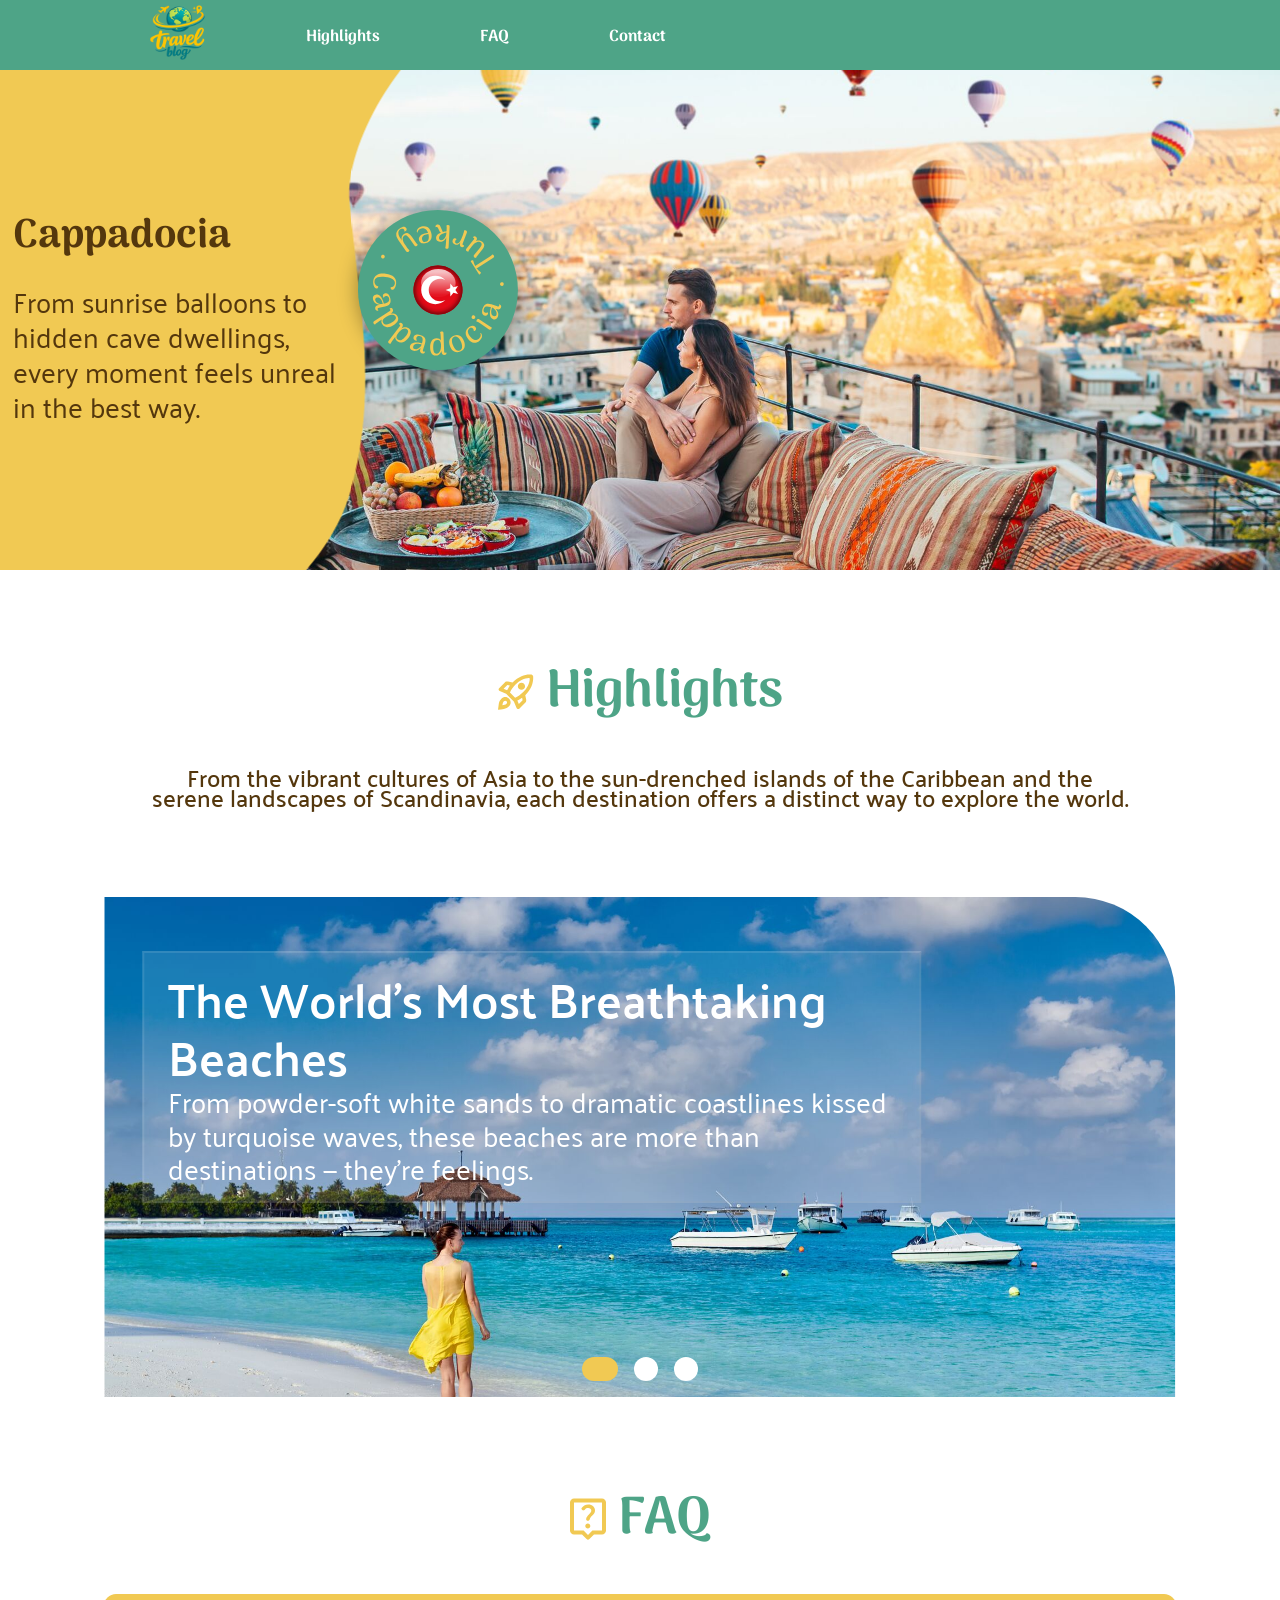
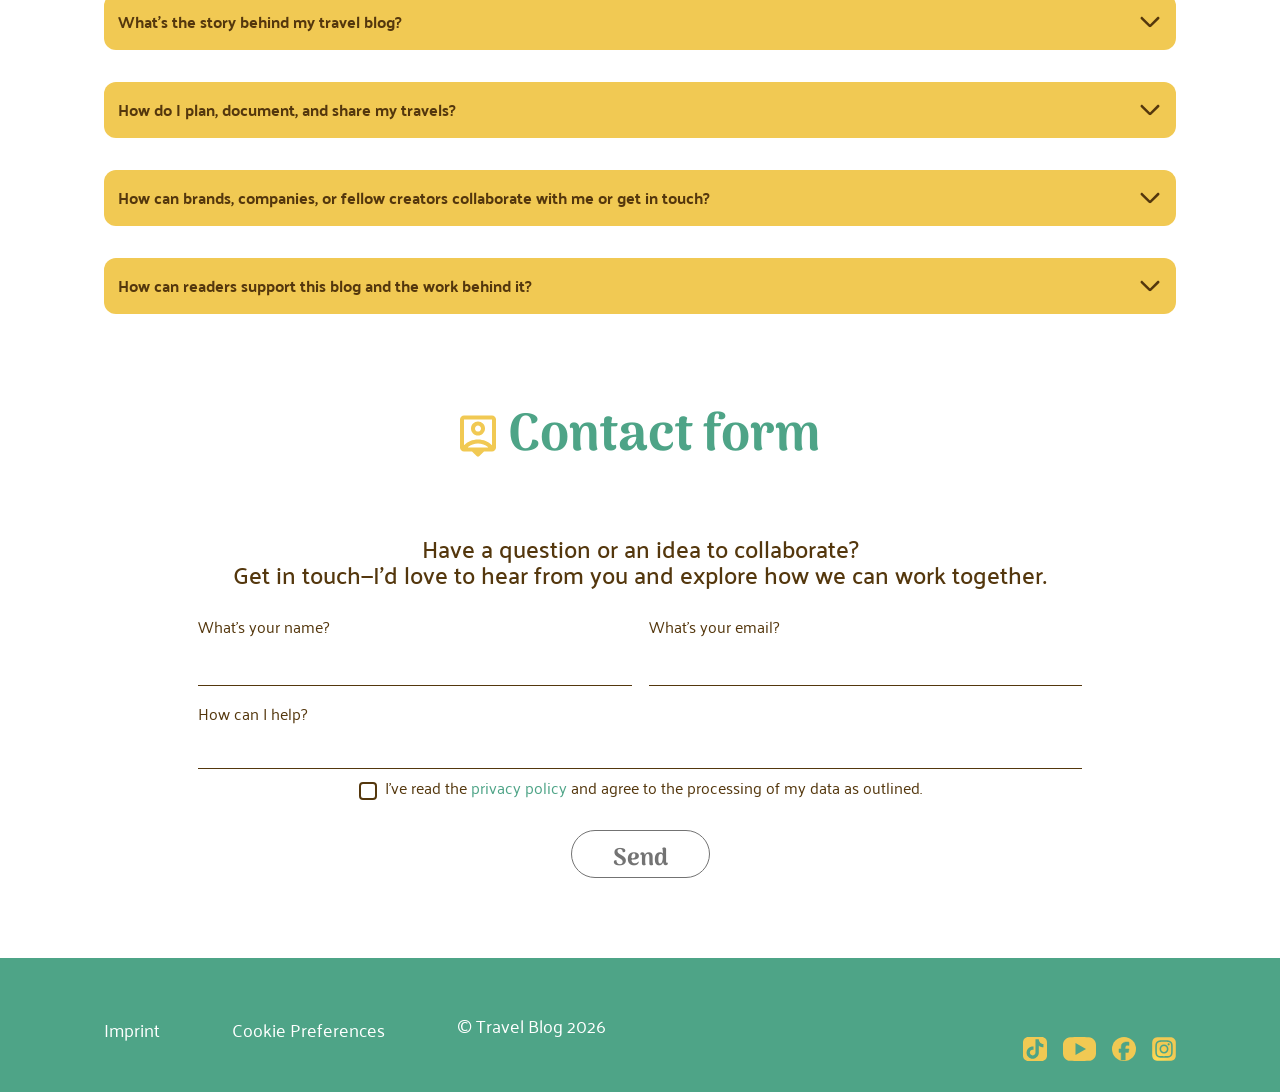
<file: index.html>
<!doctype html>
<html lang="en">

<head>
  <meta charset="UTF-8" />
  <meta name="viewport" content="width=device-width, initial-scale=1.0" />
  <title>Travel Blog</title>
  <link rel="shortcut icon" href="./assets/icons/logo.svg" type="image/x-icon" />
  <link rel="stylesheet" href="./styles/reset.css" />
  <link rel="stylesheet" href="./styles/components.css" />
  <link rel="stylesheet" href="./styles/variables.css" />
  <link rel="stylesheet" href="./styles/font.css" />
  <link rel="stylesheet" href="./styles/style.css" />
</head>

<body>
  <!-- start header -->
  <header>
    <nav class="navbar-web">
      <a href="index.html">
        <img src="./assets/icons/logo.svg" alt="Weltkugel mit Flugzeug" />
      </a>
      <ul class="navbar-web-links">
        <li>
          <a class="web-links-hig" href="./index.html#highlights">Highlights</a>
        </li>
        <li>
          <a class="web-links-fqa" href="./index.html#faq">FAQ</a>
        </li>
        <li>
          <a class="web-links-con" href="./index.html#contact">Contact </a>
        </li>
      </ul>
    </nav>
  </header>
  <!-- end header  -->
  <!-- start main -->
  <main class="vertical gap">
    <section class="landing-section">
      <!-- Yellow slider -->
      <!-- old class="landing-animation"  -->

      <img class="landing-slide_one" src="./assets/img/slider_1.svg" alt="" />
      <img class="landing-slide_two" src="./assets/img/slider_2.svg" alt="" />

      <div class="landing-text">
  <h1>Cappadocia</h1>
  <p>
    From sunrise balloons to
    hidden cave dwellings,
    every moment feels unreal
    in the best way.
  </p>
</div>
      

<!-- >>>>>>> fa85d9f (Landing-Animation und Responsive-Ansicht korrigieren) -->
      <div class="rotation-logo">
        <div class="rotation-container">
          <img class="rotation" src="./assets/img/TürkischCircle-160x160.svg" loading="lazy"
            alt="Ein grüner Kreis, mit Türkischen symbol in der mitte der sich im kreis dreht." />
          <img class="no-rotation" src="./assets/img/Flag_orb_Turkey 1.svg" loading="lazy" alt="" />
        </div>
      </div>
    </section>
    <!-- Highlights -->
    <section class="flexpadding" id="highlights">
      <div class="highlights">
        <div class="headline">
          <img src="./assets/icons/rocket_launch.svg" alt="kleines symbol einer rackete" />
          <h2>Highlights</h2>
        </div>
        <p>
          From the vibrant cultures of Asia to the sun-drenched islands of the Caribbean and the serene landscapes of
          Scandinavia, each destination offers a
          distinct way to explore the world.
        </p>
      </div>
      <!-- slider -->
      <section class="slider">
        <input type="radio" name="slider" id="slide-1" checked />
        <input type="radio" name="slider" id="slide-2" />
        <input type="radio" name="slider" id="slide-3" />
        <!-- <input type="radio" name="slider" id="slide-4" /> -->
        <!-- slider wrapper -->
        <div class="slider-wrapper">
          <a class="slider-element" href="./marcel.html">
            <div class="slider-txt-box1">
              <h3>The World’s Most Breathtaking Beaches</h3>
              <p>
                From powder-soft white sands to dramatic coastlines kissed by turquoise waves, these beaches are more
                than destinations — they’re feelings.
              </p>
            </div>
            <img src="./assets/img/slider-1.jpg" loading="lazy" alt="" />
          </a>
          <a class="slider-element" href="./blog_video.html">
            <div class="slider-txt-box2">
              <h3>Villach Region – Lake Faaker See – Lake Ossiacher See: Nature Adventures & Alpine Charm</h3>
              <p>Discover Villach, where the Alpine way of life meets Mediterranean flair. Experience crystal-clear
                lakes, impressive mountain vistas, genuine warmth, and a charming old town in the heart of Carinthia.
              </p>
            </div>
            <img src="./assets/img/European Bike Week.jpg" loading="lazy" alt="" />
          </a>
          <a class="slider-element" href="./Pattaya.html">
            <div class="slider-txt-box3">
              <h3>Pattaya Pulse: Food, Sun and Neon Nights</h3>
              <p>
                From bustling promenades to nearby islands, the city offers an energetic and diverse escape. Discover
                Pattaya City, with vibrant nightlife and
                rich cultural landmarks.
              </p>
            </div>
            <img src="./assets/img/slider-3.jpg" loading="lazy" alt="" />
          </a>
          <!-- <a class="slider-element" href="./index.html">
              <div class="slider-txt-box4">
                <h3>Mountain Fuji</h3>
                <p>
                  The most iconic mountain and an active volcano located about 100 kilometers southwest of Tokyo. Written with the characters for “wealth” and
                  “samurai,” Fuji’s name evokes a sense of strength, honor, and enduring prestige.
                </p>
              </div>
              <img src="./assets/img/slider-4.jpg" loading="lazy" alt="" />
            </a> -->
        </div>
        <div class="slider-dots">
          <label for="slide-1"></label>
          <label for="slide-2"></label>
          <label for="slide-3"></label>
          <!-- <label for="slide-4"></label> -->
        </div>
      </section>
    </section>
    <!-- faq section  -->
    <section class="flexpadding" aria-labelledby="faq-title" id="faq">
      <div class="FAQ_wrapper">
        <div class="headline">
          <img src=".//assets/icons/live_help.svg" alt="" />
          <h2 id="faq-title">FAQ</h2>
        </div>

        <div class="questions">
          <details>
            <summary>What's the story behind my travel blog?</summary>

            <p>This blog was created to share travel experiences, useful tips, and inspiring destinations.</p>
          </details>

          <details>
            <summary>How do I plan, document, and share my travels?</summary>

            <p>I research each destination, plan the most important activities, and document my experiences with notes
              and photographs.</p>
          </details>

          <details>
            <summary>How can brands, companies, or fellow creators collaborate with me or get in touch?</summary>

            <p>Collaboration requests can be sent through the contact form below. I am open to suitable travel projects,
              partnerships, and creative ideas.</p>
          </details>

          <details>
            <summary>How can readers support this blog and the work behind it?</summary>

            <p>Readers can support the blog by sharing articles, recommending the website, and following the project on
              social media.</p>
          </details>
        </div>
      </div>
    </section>
    <!-- contact form  -->
    <section class="section-Contact flexpadding" id="contact">
      <div class="headline">
        <img src="./assets/icons/person_pin.svg" alt="" />
        <h2>Contact form</h2>
      </div>

      <form class="contact">
        <p>
          Have a question or an idea to collaborate? <br />
          Get in touch—I’d love to hear from you and explore how we can work together.
        </p>
        <div class="top">
          <div>
            <label for="">What's your name?</label>
            <input class="contact-input" type="text" name="" id="" />
          </div>
          <div>
            <label for="">What's your email?</label>
            <input class="contact-input" type="email" name="" id="" />
          </div>
        </div>
        <div class="form-box-bottom">
          <label for="">How can I help?</label>
          <input class="contact-input" type="text" name="" id="" />
        </div>
        <div class="contact-policy">
          <div class="horizontal">
            <input class="contact-checkbox" type="checkbox" name="police" id="" />
            <label class="label-police" for="police">I've read the
              <a class="inline-link" href=""> privacy policy </a>
              and agree to the processing of my data as outlined.
            </label>
          </div>
          <input class="button-send" type="button" value="Send" />
        </div>
      </form>
    </section>
  </main>
  <!-- end main  -->
  <!-- footer  -->
  <footer class="max-content">
    <section class="footer horizontal flexpadding">
      <section class="footer-content">
        <a href="./imprint.html">Imprint</a>
        <a href="">Cookie Preferences</a>
        <p>© Travel Blog 2026</p>
      </section>
      <section class="footer-social">
        <a href="https://www.tiktok.com" target="_blank"><img src="./assets/icons/Tiktok_icon 1.svg" alt="" /></a>
        <a href="https://www.youtube.com" target="_blank"><img src="./assets/icons/youtube.svg" alt="" /></a>
        <a href="https://www.facebook.com" target="_blank"><img src="./assets/icons/facebook.svg" alt="" /></a>
        <a href="https://www.instagram.com" target="_blank"><img src="./assets/icons/Instagram_logo_2016 1.svg"
            alt="" /></a>
      </section>
    </section>
  </footer>
  <!-- nav bottem  -->
  <nav class="navbar-mobile">
    <ul class="navbar-mob-links">
      <li>
        <a class="mob-links-Hom" href="index.html">
          <img class="navbar-mob-icon" src="./assets/icons/home.svg" alt="Haus als Link zur Startseite" />
        </a>
      </li>
      <li>
        <a class="mob-links-hig" href="#highlights">
          <img class="navbar-mob-icon" src="./assets/icons/rocket_launch-green.svg"
            alt="Fliegende Rackete i 45 crad, Link zur " /></a>
      </li>
      <li>
        <a class="mob-links-fqa" href="#faq">
          <img class="navbar-mob-icon" src="./assets/icons/live_help-green.svg" alt="" />
        </a>
      </li>
      <li>
        <a class="mob-links-con" href="#contact">
          <img class="navbar-mob-icon" src="./assets/icons/person_pin-green.svg" alt="" />
        </a>
      </li>
    </ul>
  </nav>
</body>

</html>
</file>
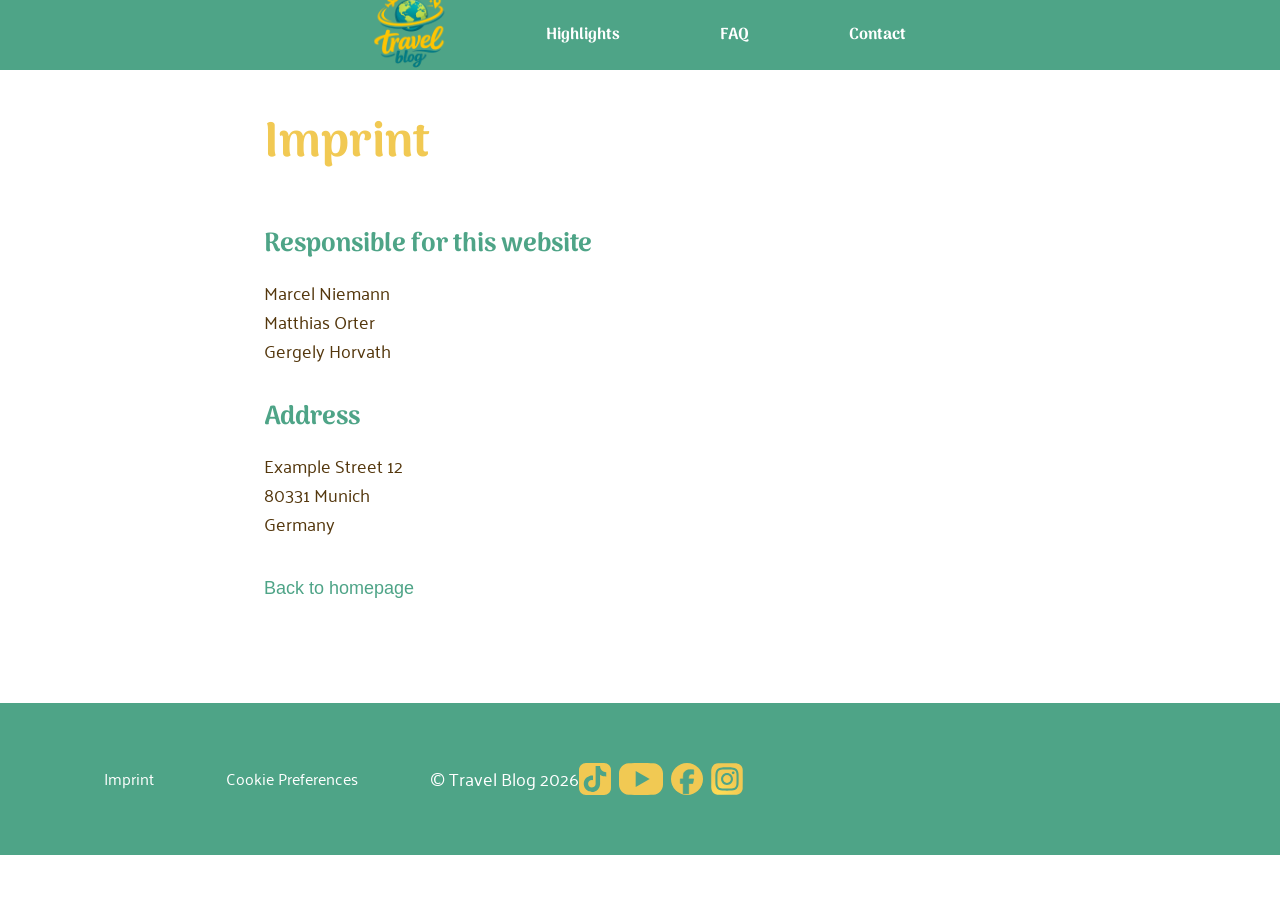
<file: imprint.html>
<!DOCTYPE html>
<html lang="en">

<head>
    <meta charset="UTF-8">
    <meta name="viewport" content="width=device-width, initial-scale=1.0">
    <title>Imprint</title>
    <link rel="stylesheet" href="./styles/reset.css">
    <link rel="stylesheet" href="./styles/font.css">
    <link rel="stylesheet" href="./styles/components.css">
    <link rel="stylesheet" href="./styles/variables.css">
    <link rel="stylesheet" href="./imprint.css">
</head>

<body>

    <header>
        <nav class="navbar-web">
            <a href="./index.html">
                <img src="./assets/icons/logo.svg" alt="Weltkugel mit Flugzeug">
            </a>

            <ul class="navbar-web-links">
                <li>
                    <a class="web-links-hig" href="./index.html#highlights">Highlights</a>
                </li>
                <li>
                    <a class="web-links-fqa" href="./index.html#faq">FAQ</a>
                </li>
                <li>
                    <a class="web-links-con" href="./index.html#contact">Contact</a>
                </li>
            </ul>
        </nav>
    </header>
    <main class="imprint">
        <h1>Imprint</h1>

        <h2>Responsible for this website</h2>

        <p>
            Marcel Niemann<br>
            Matthias Orter<br>
            Gergely Horvath
        </p>

        <h2>Address</h2>

        <p>
            Example Street 12<br>
            80331 Munich<br>
            Germany
        </p>

        <a class="back-link" href="./index.html">Back to homepage</a>
    </main>

    <!-- footer  -->
    <footer class="max-content">
        <section class="footer horizontal flexpadding">
            <section class="footer-content">
                <a href="./imprint.html">Imprint</a>
                <a href="">Cookie Preferences</a>
                <p>© Travel Blog 2026</p>
            </section>
            <section class="footer-social">
                <a href="https://www.tiktok.com" target="_blank"><img src="./assets/icons/Tiktok_icon 1.svg"
                        alt="" /></a>
                <a href="https://www.youtube.com" target="_blank"><img src="./assets/icons/youtube.svg" alt="" /></a>
                <a href="https://www.facebook.com" target="_blank"><img src="./assets/icons/facebook.svg" alt="" /></a>
                <a href="https://www.instagram.com" target="_blank"><img src="./assets/icons/Instagram_logo_2016 1.svg"
                        alt="" /></a>
            </section>
        </section>
    </footer>

    <nav class="navbar-mobile">
        <ul class="navbar-mob-links">
            <li>
                <a class="mob-links-Hom" href="./index.html">
                    <img class="navbar-mob-icon" src="./assets/icons/home.svg" alt="Haus als Link zur Startseite">
                </a>
            </li>
            <li>
                <a class="mob-links-hig" href="./index.html#highlights">
                    <img class="navbar-mob-icon" src="./assets/icons/rocket_launch-green.svg"
                        alt="Rakete als Link zu den Highlights"></a>
            </li>
            <li>
                <a class="mob-links-fqa" href="./index.html#faq">
                    <img class="navbar-mob-icon" src="./assets/icons/live_help-green.svg" alt="">
                </a>
            </li>
            <li>
                <a class="mob-links-con" href="./index.html#contact">
                    <img class="navbar-mob-icon" src="./assets/icons/person_pin-green.svg" alt="">
                </a>
            </li>
        </ul>
    </nav>

</body>

</html>
</file>
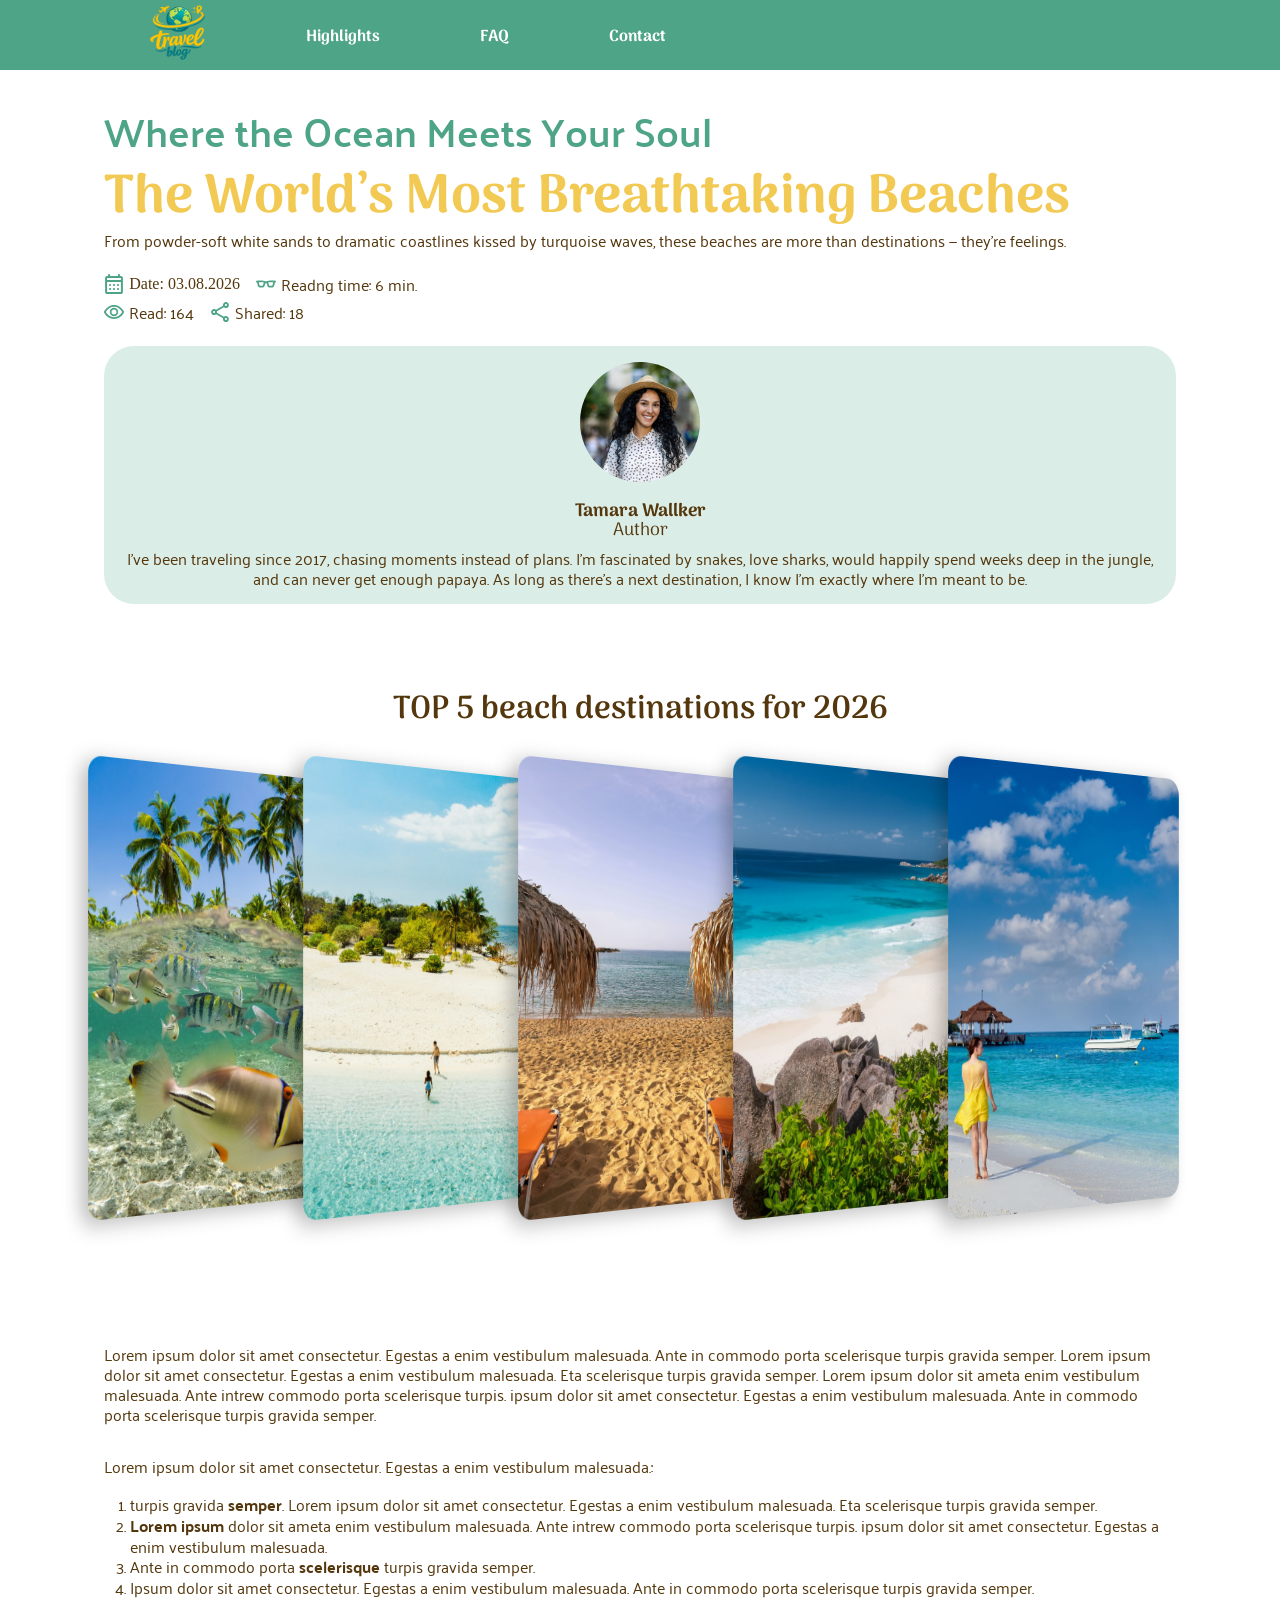
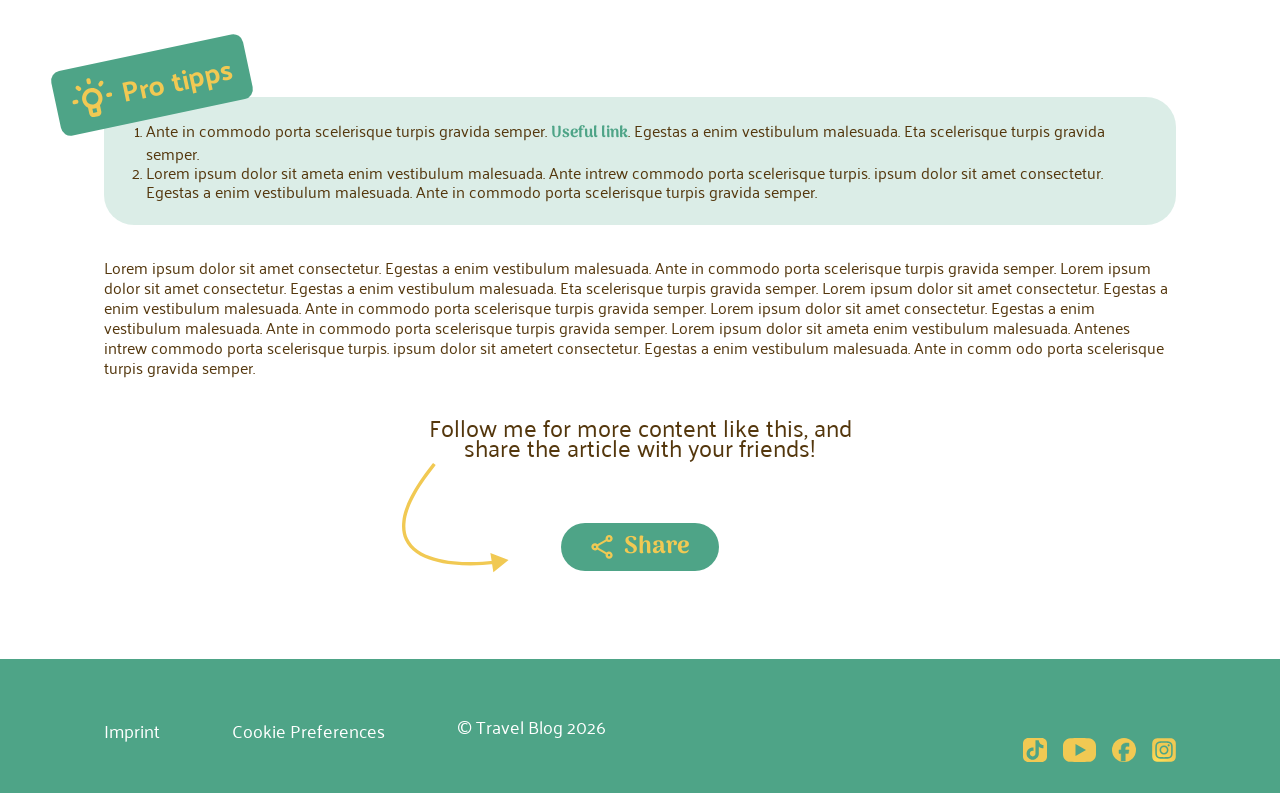
<file: marcel.html>
<!doctype html>
<html lang="en">
  <head>
    <meta charset="UTF-8" />
    <meta name="viewport" content="width=device-width, initial-scale=1.0" />
    <title>Travel Blog</title>
    <link rel="shortcut icon" href="./assets/icons/logo.svg" type="image/x-icon" />
    <link rel="stylesheet" href="./styles/reset.css" />
    <link rel="stylesheet" href="./styles/components.css" />
    <link rel="stylesheet" href="./styles/variables.css" />
    <link rel="stylesheet" href="./styles/font.css" />
    <link rel="stylesheet" href="./styles/style.css" />
    <link rel="stylesheet" href="./share.css" />
  </head>
  <body>
    <!-- start header -->
    <header>
      <nav class="navbar-web">
        <a href="index.html">
          <img src="./assets/icons/logo.svg" alt="Weltkugel mit Flugzeug" />
        </a>
        <ul class="navbar-web-links">
          <li>
            <a class="web-links-hig" href="./index.html#highlights">Highlights</a>
          </li>
          <li>
            <a class="web-links-fqa" href="./index.html#faq">FAQ</a>
          </li>
          <li>
            <a class="web-links-con" href="./index.html#contact">Contact </a>
          </li>
        </ul>
      </nav>
    </header>
    <!-- end header  -->
    <main class="vertical gap">
      <section class="flexpadding line-height vertical gap24">
        <article class="top-gap">
          <h4>Where the Ocean Meets Your Soul</h4>
          <h1>The World’s Most Breathtaking Beaches</h1>
          <p>From powder-soft white sands to dramatic coastlines kissed by turquoise waves, these beaches are more than destinations — they’re feelings.</p>
        </article>
        <section class="data-gap vertical">
          <div class="data-box">
            <div class="data-info">
              <img src="./assets/icons/calendar_month.svg" alt="" />
              <time datetime="03.08.2026">Date: 03.08.2026</time>
            </div>
            <div class="data-info">
              <img src="./assets/icons/eyeglasses_2.svg" alt="" />
              <p>Readng time: 6 min.</p>
            </div>
          </div>
          <div class="data-box">
            <div class="data-info">
              <img src="./assets/icons/visibility.svg" alt="" />
              <p>Read: 164</p>
            </div>
            <div class="data-info">
              <img src="./assets/icons/share.svg" alt="" />
              <p>Shared: 18</p>
            </div>
          </div>
        </section>
        <article class="author">
          <img src="./assets/img/Authorpicture.jpg" alt="" />
          <h1>Tamara Wallker</h1>
          <h6>Author</h6>
          <p>
            I’ve been traveling since 2017, chasing moments instead of plans. I’m fascinated by snakes, love sharks, would happily spend weeks deep in the
            jungle, and can never get enough papaya. As long as there’s a next destination, I know I’m exactly where I’m meant to be.
          </p>
        </article>
      </section>
      <section class="top5-slider">
        <h3 class="headline">TOP 5 beach destinations for 2026</h3>
        <input type="radio" name="top5" id="top5-1" checked />
        <input type="radio" name="top5" id="top5-2" />
        <input type="radio" name="top5" id="top5-3" />
        <input type="radio" name="top5" id="top5-4" />
        <input type="radio" name="top5" id="top5-5" />

        <div class="top5-track">
          <div class="top5-card">
            <img src="./assets/img/carousel_1.jpg" alt="" />
          </div>
          <div class="top5-card">
            <img src="./assets/img/carousel_2.jpg" alt="" />
          </div>
          <div class="top5-card">
            <img src="./assets/img/carousel_3.jpg" alt="" />
          </div>
          <div class="top5-card">
            <img src="./assets/img/carousel_4.jpg" alt="" />
          </div>
          <div class="top5-card">
            <img src="./assets/img/carousel_5.jpg" alt="" />
          </div>
        </div>

        <div class="top5-dots">
          <label for="top5-1"></label>
          <label for="top5-2"></label>
          <label for="top5-3"></label>
          <label for="top5-4"></label>
          <label for="top5-5"></label>
        </div>
      </section>
      <section class="flexpadding">
        <p class="underbeach">
          Lorem ipsum dolor sit amet consectetur. Egestas a enim vestibulum malesuada. Ante in commodo porta scelerisque turpis gravida semper. Lorem ipsum
          dolor sit amet consectetur. Egestas a enim vestibulum malesuada. Eta scelerisque turpis gravida semper. Lorem ipsum dolor sit ameta enim vestibulum
          malesuada. Ante intrew commodo porta scelerisque turpis. ipsum dolor sit amet consectetur. Egestas a enim vestibulum malesuada. Ante in commodo porta
          scelerisque turpis gravida semper.
        </p>
      </section>
      <section class="flexpadding">
        <p>Lorem ipsum dolor sit amet consectetur. Egestas a enim vestibulum malesuada.:</p>
        <br />
        <ol>
          <li>
            turpis gravida <span>semper</span>. Lorem ipsum dolor sit amet consectetur. Egestas a enim vestibulum malesuada. Eta scelerisque turpis gravida
            semper.
          </li>
          <li>
            <span>Lorem ipsum</span> dolor sit ameta enim vestibulum malesuada. Ante intrew commodo porta scelerisque turpis. ipsum dolor sit amet consectetur.
            Egestas a enim vestibulum malesuada.
          </li>
          <li>Ante in commodo porta <span>scelerisque</span> turpis gravida semper.</li>
          <li>Ipsum dolor sit amet consectetur. Egestas a enim vestibulum malesuada. Ante in commodo porta scelerisque turpis gravida semper.</li>
        </ol>
      </section>
      <section class="flexpadding">
        <article class="pro-tipps edgerelative">
          <div class="pro-tipps-icon edgesolute">
            <img src="./assets/icons/light.svg" alt="" />
            <p>Pro tipps</p>
          </div>

          <ol class="pro-list">
            <li>
              Ante in commodo porta scelerisque turpis gravida semper. <a href="index.html">Useful link</a>. Egestas a enim vestibulum malesuada. Eta
              scelerisque turpis gravida semper.
            </li>
            <li>
              Lorem ipsum dolor sit ameta enim vestibulum malesuada. Ante intrew commodo porta scelerisque turpis. ipsum dolor sit amet consectetur. Egestas a
              enim vestibulum malesuada. Ante in commodo porta scelerisque turpis gravida semper.
            </li>
          </ol>
        </article>
        <article>
          <p class="underbeach-reverse">
            Lorem ipsum dolor sit amet consectetur. Egestas a enim vestibulum malesuada. Ante in commodo porta scelerisque turpis gravida semper. Lorem ipsum
            dolor sit amet consectetur. Egestas a enim vestibulum malesuada. Eta scelerisque turpis gravida semper. Lorem ipsum dolor sit amet consectetur.
            Egestas a enim vestibulum malesuada. Ante in commodo porta scelerisque turpis gravida semper. Lorem ipsum dolor sit amet consectetur. Egestas a enim
            vestibulum malesuada. Ante in commodo porta scelerisque turpis gravida semper. Lorem ipsum dolor sit ameta enim vestibulum malesuada. Antenes intrew
            commodo porta scelerisque turpis. ipsum dolor sit ametert consectetur. Egestas a enim vestibulum malesuada. Ante in comm odo porta scelerisque
            turpis gravida semper.
          </p>
        </article>
      </section>
      <!-- share button  -->
       <div class="share-box">
      <p>
        Follow me for more content like this, and<br>
        share the article with your friends!
      </p>

      <img src="./assets/icons/share-arrow.svg" alt="" class="share-arrow">
      <img src="./assets/icons/share-arrow-mobile.svg" alt="" class="share-arrow-mobile">

      <details class="share-menu">
        <summary class="share-btn">
          <img src="./assets/icons/share2.svg" alt="">
          Share
        </summary>

        <div class="share-options">
          <a href="https://www.whatsapp.com" target="_blank">WhatsApp</a>
          <a href="https://www.facebook.com" target="_blank">Facebook</a>
          <a href="https://mail.google.com" target="_blank">E-Mail</a>
          <a href="https://x.com" target="_blank">X</a>
        </div>
      </details>
    </div>
    </main>
    <!-- end main  -->
    <!-- footer  -->
    <footer class="max-content">
      <section class="footer horizontal flexpadding">
        <section class="footer-content">
          <a href="./imprint.html">Imprint</a>
          <a href="">Cookie Preferences</a>
          <p>© Travel Blog 2026</p>
        </section>
        <section class="footer-social">
          <a href="https://www.tiktok.com" target="_blank"><img src="./assets/icons/Tiktok_icon 1.svg" alt="" /></a>
          <a href="https://www.youtube.com" target="_blank"><img src="./assets/icons/youtube.svg" alt="" /></a>
          <a href="https://www.facebook.com" target="_blank"><img src="./assets/icons/facebook.svg" alt="" /></a>
          <a href="https://www.instagram.com" target="_blank"><img src="./assets/icons/Instagram_logo_2016 1.svg" alt="" /></a>
        </section>
      </section>
    </footer>
    <!-- nav bottem  -->
    <nav class="navbar-mobile">
      <ul class="navbar-mob-links">
        <li>
          <a class="mob-links-Hom" href="index.html">
            <img class="navbar-mob-icon" src="./assets/icons/home.svg" alt="Haus als Link zur Startseite" />
          </a>
        </li>
        <li>
          <a class="mob-links-hig" href="#highlights">
            <img class="navbar-mob-icon" src="./assets/icons/rocket_launch-green.svg" alt="Fliegende Rackete i 45 crad, Link zur "
          /></a>
        </li>
        <li>
          <a class="mob-links-fqa" href="#faq">
            <img class="navbar-mob-icon" src="./assets/icons/live_help-green.svg" alt="" />
          </a>
        </li>
        <li>
          <a class="mob-links-con" href="#contact">
            <img class="navbar-mob-icon" src="./assets/icons/person_pin-green.svg" alt="" />
          </a>
        </li>
      </ul>
    </nav>
  </body>
</html>
</file>
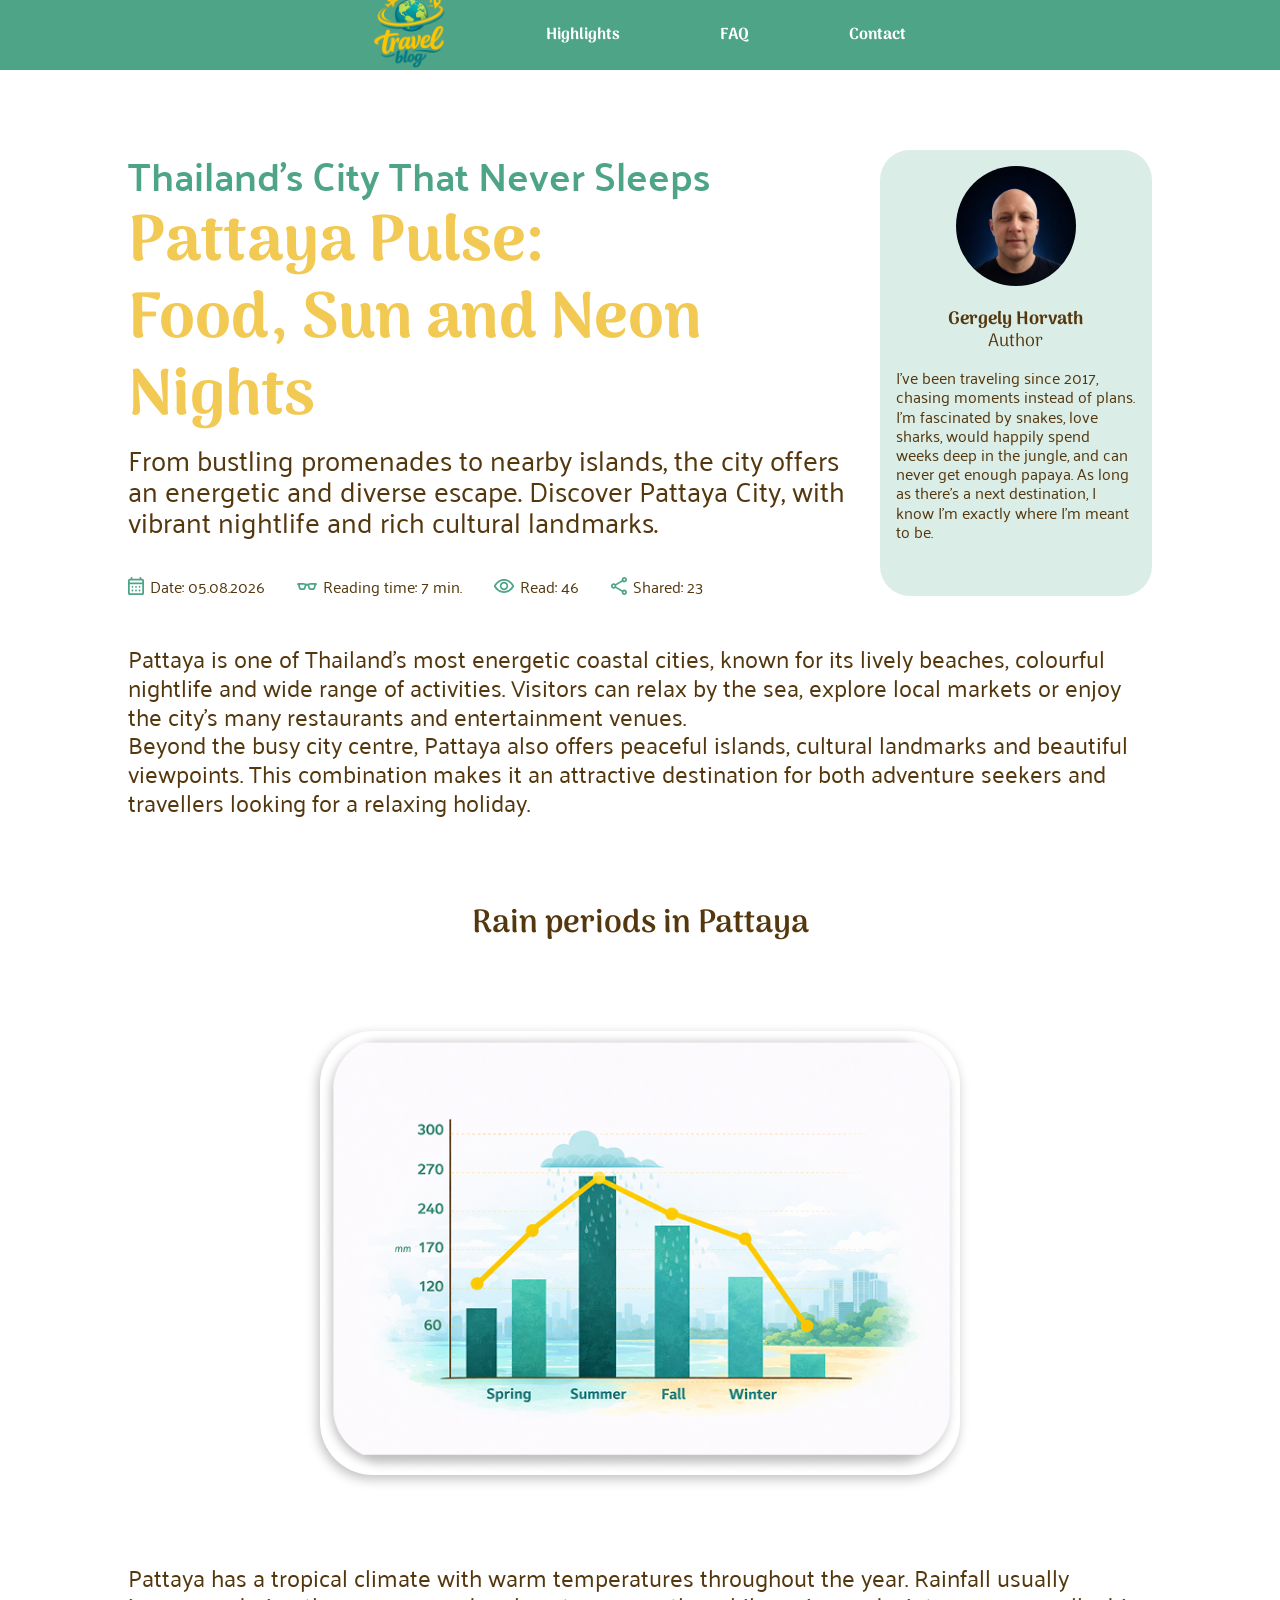
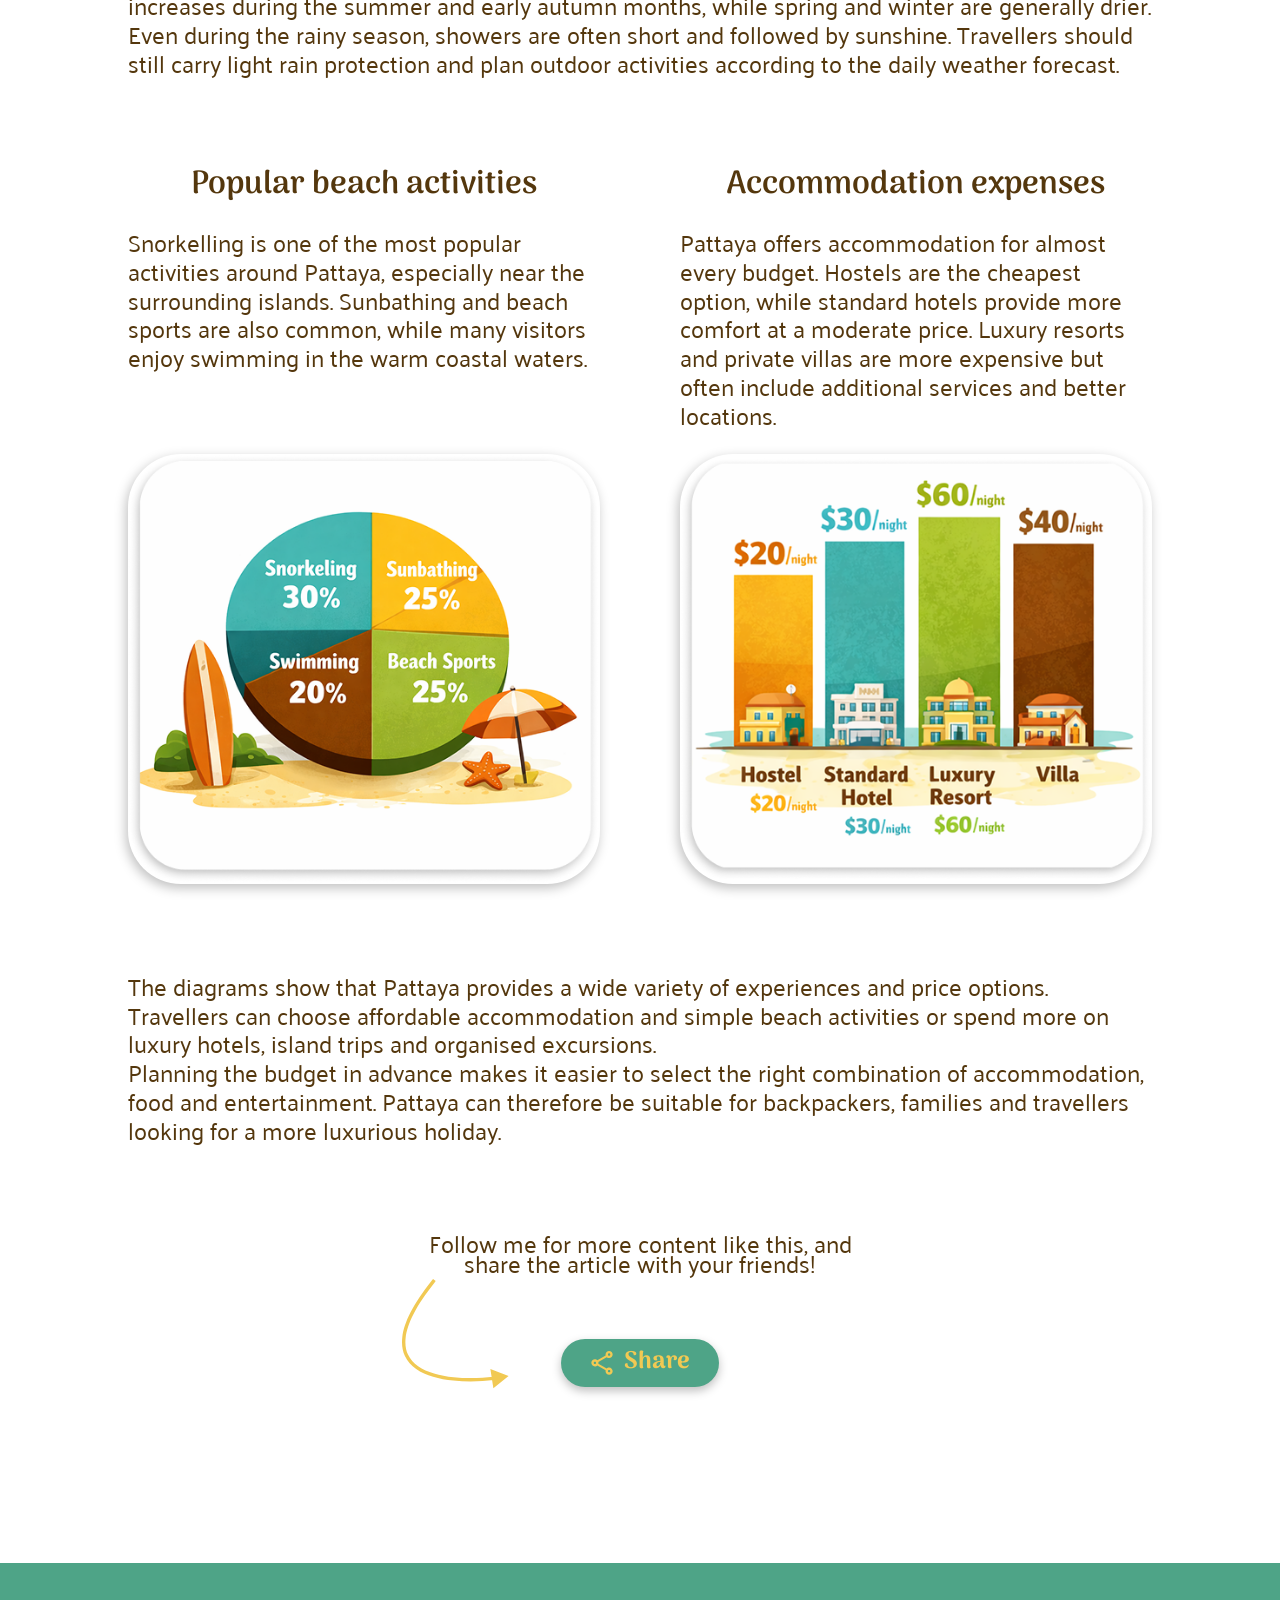
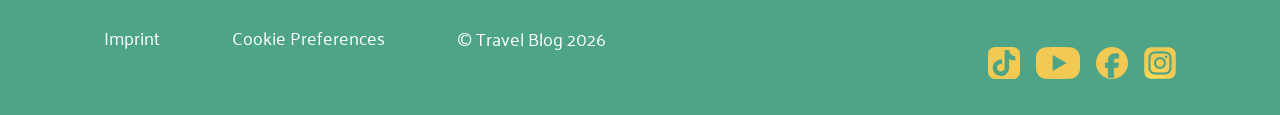
<file: Pattaya.html>
<!DOCTYPE html>
<html lang="en">

<head>
    <meta charset="UTF-8">
    <meta name="viewport" content="width=device-width, initial-scale=1.0">

    <link rel="preconnect" href="https://fonts.googleapis.com">
    <link rel="preconnect" href="https://fonts.gstatic.com" crossorigin>
    <link
        href="https://fonts.googleapis.com/css2?family=Arima:wght@400;500;600;700&family=Palanquin:wght@400;600&display=swap"
        rel="stylesheet">
    <link rel="shortcut icon" href="./assets/icons/logo.svg" type="image/x-icon" />
    <link rel="stylesheet" href="./styles/reset.css">
    <link rel="stylesheet" href="./styles/font.css">
    <link rel="stylesheet" href="./styles/components.css">
    <link rel="stylesheet" href="./styles/variables.css">
    <link rel="stylesheet" href="./Pattaya.css">




    <title>Pattaya Pulse</title>
</head>

<body>

    <header>
        <nav class="navbar-web">
            <a href="./index.html">
                <img src="./assets/icons/logo.svg" alt="Weltkugel mit Flugzeug">
            </a>

            <ul class="navbar-web-links">
                <li>
                    <a class="web-links-hig" href="./index.html#highlights">Highlights</a>
                </li>
                <li>
                    <a class="web-links-fqa" href="./index.html#faq">FAQ</a>
                </li>
                <li>
                    <a class="web-links-con" href="./index.html#contact">Contact</a>
                </li>
            </ul>
        </nav>
    </header>

    <main class="flexpadding">
        <!-- A közös HEADER ide kerül. -->

        <!-- <header>
            <nav class="navbar-web">
                <a href="./index.html">
                    <img src="./assets/icons/logo.svg" alt="Weltkugel mit Flugzeug">
                </a>

                <ul class="navbar-web-links">
                    <li>
                        <a class="web-links-hig" href="./index.html#highlights">Highlights</a>
                    </li>
                    <li>
                        <a class="web-links-fqa" href="./index.html#faq">FAQ</a>
                    </li>
                    <li>
                        <a class="web-links-con" href="./index.html#contact">Contact</a>
                    </li>
                </ul>
            </nav>
        </header> -->

        <main class="pattaya">

            <!-- 1. SZEKCIÓ -->
            <section class="intro-section">

                <div class="top">

                    <div class="headline">
                        <p class="kicker">Thailand’s City That Never Sleeps</p>

                        <h1 class="title">
                            Pattaya Pulse:<br>
                            Food, Sun and Neon Nights
                        </h1>

                        <p class="lead">
                            From bustling promenades to nearby islands, the city offers an energetic and diverse escape.
                            Discover Pattaya City, with vibrant nightlife and rich cultural landmarks. </p>

                        <div class="meta">

                            <div class="meta-item">
                                <img src="./assets/icons/calendar_month.svg" alt="" class="calendar-icon">
                                Date: 05.08.2026
                            </div>

                            <div class="meta-item">
                                <img src="./assets/icons/eyeglasses_2.svg" alt="" class="reading-icon">
                                Reading time: 7 min.
                            </div>

                            <div class="meta-item">
                                <img src="./assets/icons/visibility.svg" alt="" class="view-icon">
                                Read: 46
                            </div>

                            <div class="meta-item">
                                <img src="./assets/icons/share.svg" alt="" class="share-icon">
                                Shared: 23
                            </div>

                        </div>
                    </div>

                    <aside class="author-card">
                        <img src="./assets/img/GH.webp" alt="Gergely Horvath" class="author-img">

                        <p class="author-name">Gergely Horvath</p>
                        <p class="author-role">Author</p>

                        <p class="author-bio">
                            I’ve been traveling since 2017, chasing moments instead of plans.
                            I’m fascinated by snakes, love sharks, would happily spend weeks deep
                            in the jungle, and can never get enough papaya. As long as there’s a
                            next destination, I know I’m exactly where I’m meant to be.
                        </p>
                    </aside>

                </div>

                <div class="text">
                    <p>
                        Pattaya is one of Thailand’s most energetic coastal cities, known for its
                        lively beaches, colourful nightlife and wide range of activities. Visitors can
                        relax by the sea, explore local markets or enjoy the city’s many restaurants
                        and entertainment venues.<br>
                        Beyond the busy city centre, Pattaya also offers peaceful islands, cultural
                        landmarks and beautiful viewpoints. This combination makes it an attractive
                        destination for both adventure seekers and travellers looking for a relaxing
                        holiday.
                    </p>
                </div>

            </section>


            <!-- 2. SZEKCIÓ -->
            <section class="rain-section">

                <h2 class="section-title">Rain periods in Pattaya</h2>

                <img src="./assets/img/graph-rain-periods.png" alt="Graph showing rain periods in Pattaya"
                    class="rain-graph">

                <div class="text">
                    <p>Pattaya has a tropical climate with warm temperatures throughout the year.
                        Rainfall usually increases during the summer and early autumn months, while
                        spring and winter are generally drier.<br>
                        Even during the rainy season, showers are often short and followed by sunshine.
                        Travellers should still carry light rain protection and plan outdoor activities
                        according to the daily weather forecast.
                    </p>
                </div>

            </section>


            <!-- 3. SZEKCIÓ -->
            <section class="graph-section">

                <div class="graphs">

                    <article class="graph-card">
                        <h2 class="section-title">Popular beach activities</h2>

                        <p class="graph-text">
                            Snorkelling is one of the most popular activities around Pattaya, especially
                            near the surrounding islands. Sunbathing and beach sports are also common, while
                            many visitors enjoy swimming in the warm coastal waters.
                        </p>

                        <img src="./assets/img/graph-beach-activities.png" alt="Popular beach activities graph"
                            class="graph-img">
                    </article>

                    <article class="graph-card">
                        <h2 class="section-title">Accommodation expenses</h2>

                        <p class="graph-text">
                            Pattaya offers accommodation for almost every budget. Hostels are the cheapest option,
                            while standard hotels provide more comfort at a moderate price. Luxury resorts and
                            private villas are more expensive but often include additional services and better
                            locations.
                        </p>

                        <img src="./assets/img/graph-accommodation-expenses.png" alt="Accommodation expenses graph"
                            class="graph-img">

                    </article>

                </div>

                <div class="text final-text">
                    <p>
                        The diagrams show that Pattaya provides a wide variety of experiences and price
                        options. Travellers can choose affordable accommodation and simple beach
                        activities or spend more on luxury hotels, island trips and organised
                        excursions.<br>
                        Planning the budget in advance makes it easier to select the right combination
                        of accommodation, food and entertainment. Pattaya can therefore be suitable for
                        backpackers, families and travellers looking for a more luxurious holiday.
                    </p>
                </div>

                <div class="share-box">
                    <p>
                        Follow me for more content like this, and<br>
                        share the article with your friends!
                    </p>

                    <img src="./assets/icons/share-arrow.svg" alt="" class="share-arrow">
                    <img src="./assets/icons/share-arrow-mobile.svg" alt="" class="share-arrow-mobile">

                    <details class="share-menu">
                        <summary class="share-btn">
                            <img src="./assets/icons/share2.svg" alt="">
                            Share
                        </summary>

                        <div class="share-options">
                            <a href="https://www.whatsapp.com" target="_blank">WhatsApp</a>
                            <a href="https://www.facebook.com" target="_blank">Facebook</a>
                            <a href="https://mail.google.com" target="_blank">E-Mail</a>
                            <a href="https://x.com" target="_blank">X</a>
                        </div>
                    </details>
                </div>
            </section>

        </main>

        <!-- A közös FOOTER ide kerül. -->

    </main>


    <!-- footer  -->
    <footer class="max-content">
        <section class="footer horizontal flexpadding">
            <section class="footer-content">
                <a href="./imprint.html">Imprint</a>
                <a href="">Cookie Preferences</a>
                <p>© Travel Blog 2026</p>
            </section>
            <section class="footer-social">
                <a href="https://www.tiktok.com" target="_blank"><img src="./assets/icons/Tiktok_icon 1.svg"
                        alt="" /></a>
                <a href="https://www.youtube.com" target="_blank"><img src="./assets/icons/youtube.svg" alt="" /></a>
                <a href="https://www.facebook.com" target="_blank"><img src="./assets/icons/facebook.svg" alt="" /></a>
                <a href="https://www.instagram.com" target="_blank"><img src="./assets/icons/Instagram_logo_2016 1.svg"
                        alt="" /></a>
            </section>
        </section>
    </footer>


    <nav class="navbar-mobile">
        <ul class="navbar-mob-links">
            <li>
                <a class="mob-links-Hom" href="./index.html">
                    <img class="navbar-mob-icon" src="./assets/icons/home.svg" alt="Haus als Link zur Startseite">
                </a>
            </li>
            <li>
                <a class="mob-links-hig" href="./index.html#highlights">
                    <img class="navbar-mob-icon" src="./assets/icons/rocket_launch-green.svg"
                        alt="Rakete als Link zu den Highlights"></a>
            </li>
            <li>
                <a class="mob-links-fqa" href="./index.html#faq">
                    <img class="navbar-mob-icon" src="./assets/icons/live_help-green.svg" alt="">
                </a>
            </li>
            <li>
                <a class="mob-links-con" href="./index.html#contact">
                    <img class="navbar-mob-icon" src="./assets/icons/person_pin-green.svg" alt="">
                </a>
            </li>
        </ul>
    </nav>


</body>

</html>
</file>
<file: styles/components.css>
/* data headline  */

time {
  color: var(--text-color-one);
}

.data-box {
  display: flex;
  gap: 16px;
}

/* <--- Header style angepasst ---> */
.box-data {
  display: flex;
  padding-top: 8px;
  gap: 32px;
}

/* <--- Start CSS Header im main ---> */

header.main-header {
  display: flex;
  flex-wrap: wrap;
  background: none;
  padding-top: 80px;
}

header.main-header>section {
  flex: 1 1 500px;
}

header.main-header>section>p {
  padding: 8px 0 40px 0px;
}

header.main-header>section>h1 {
  line-height: 1.1;
}

.data-info {
  display: flex;
  gap: 5px;
  height: 20px;
  align-items: center;
}

.data-info img {
  width: 20px;
  height: 20px;
}

.box-data-in {
  display: flex;
  flex-wrap: wrap;
  align-items: center;
}
.right{
  padding-right: 32px;
}

.Info-box {
  display: flex;
  flex-wrap: wrap;
  gap: 8px;
}

/* <--- Start CSS für AuthorCard ---> */
.author-box {
  width: 272px;
  height: 390px;
  flex: 0 0 272px;
  background: var(--main-color-transparent);
  text-align: center;
  padding: 16px 8px;
  border-radius: 30px;
}

.author-box>img {
  height: 120px;
  width: 120px;
  object-fit: cover;
  border-radius: 50%;
}

.author-box>h3,
.author-box>h6 {
  font-size: var(--font-author);
  color: var(--text-color-one);
  line-height: 19px;
}

.author-box>h3 {
  padding-top: 16px;
  font-weight: 700;
}

.author-box>h6 {
  padding-bottom: 12px;
}

.author-box>p {
  padding-bottom: 12px;
  text-align: left;
}

@media screen and (max-width: 940px) {
  header.main-header {
    flex-direction: column;
    justify-content: center;
    align-items: center;
  }
}
  /* <--- Ende CSS für AuthorCard ---> */
  /* <--- End für die Daten box ---> */


  .data-gap {
    gap: 8px;
  }

  /* pro tipps  */
  .pro-tipps {
    background-color: var(--main-color-transparent);
    padding: 24px 16px;
    border-radius: 30px;
    display: flex;
    justify-content: left;
    margin-top: 100px;
  }

  .pro-tipps a {
    color: var(--main-color);
  }

  .pro-tipps-icon {
    background: var(--main-color);
    border-radius: 10px;
    height: 66px;
    width: 196px;
    display: flex;
    justify-content: center;
    align-items: center;
    gap: 10px;
  }

  .pro-tipps-icon img {
    height: 40px;
    width: 40px;
    transform: rotate(12deg);
  }

  .pro-tipps-icon>p {
    font-family: "Palanquin";
    font-style: normal;
    font-weight: 700;
    color: var(--second-color);
    font-size: 28px;
  }

  .pro-tipps li {
    font-family: "Palanquin";
    font-style: normal;
    font-weight: 400;
    color: var(--text-color-one);
    line-height: 1.2;
  }

  ol {
    padding-inline-start: 26px;
  }

  .edgerelative {
    position: relative;
  }

  .edgesolute {
    position: absolute;
    top: -60px;
    left: 0px;
    transform: rotate(-12deg);
  }

  /* Author  */
  .author {
    background: var(--main-color-transparent);
    text-align: center;
    padding: 16px 8px;
    border-radius: 30px;
  }

  .author img {
    height: 120px;
    width: 120px;
    object-fit: cover;
    object-position: -40px;
    border-radius: 50%;
  }

  .author h1 {
    margin-top: 16px;
  }

  .author h1,
  .author h6 {
    font-size: var(--font-author);
    color: var(--text-color-one);
    line-height: 19px;
  }

  .author h6 {
    margin-bottom: 8px;
  }

  .section-video {
    width: 100%;
    display: flex;
    justify-content: center;
    align-items: center;
    padding: 24px clamp(15px, 9.86vw - 21.97px, 120px);
  }

  .section-video video {
    width: 100%;
    height: auto;
    display: block;
    border-radius: 30px;
    object-fit: cover;
    margin: 0 15%;
  }

  @media screen and (min-width: 769px) {
    .edgesolute {
      position: absolute;
      top: -45px;
      left: -50px;
      transform: rotate(-12deg);
    }
  }
</file>
<file: styles/variables.css>
:root {
  /* COLOR´s */
  --bg-color: white;
  --main-color: #4ea487;
  --main-color-transparent: #4ea48733;
  --second-color: #f1c953;
  --text-color-one: #54370d;
  --text-color-two: #3d3d3d;
  /* TEXT */

  /* h1-text: 40px - 64px */
  --font-h1: clamp(2.5rem, 2.14vw + 1.64rem, 4rem);
  /* heighlights,faq,contact: 40px - 52px */
  --font-h2: clamp(2.5rem, 1.71vw + 2.07rem, 3.25rem);
  /* picture-head: 20px - 32px */
  --font-h3: clamp(1.25rem, 1.71vw + 0.82rem, 2rem);

  /* 20px - 40px */
  --h1-top: clamp(1.25rem, 0.795rem + 2.273vw, 2.5rem);
  /* 18px - 28px */
  --h1-bottom-1: clamp(1.125rem, 0.898rem + 1.136vw, 1.75rem);
  /* 18px - 32px */
  --h1-bottom-2: clamp(1.125rem, 0.807rem + 1.591vw, 2rem);

  /* 28px - 48px */
  --font-picture-top: clamp(1.75rem, 1.295rem + 2.273vw, 3rem);
  /* 20px - 28px  */
  --font-picture-bottom: clamp(1.25rem, 1.068rem + 0.909vw, 1.75rem);

  /* 18px - 24px */
  --font-follow: clamp(1.125rem, 0.989rem + 0.682vw, 1.5rem);
  /* 16px - 18px */
  --font-author: clamp(1rem, 0.955rem + 0.227vw, 1.125rem);
  /* 15px */
  --font-policy: 15px;
}
</file>
<file: styles/font.css>
/* palanquin-regular - latin */
@font-face {
  font-display: swap; /* Check https://developer.mozilla.org/en-US/docs/Web/CSS/@font-face/font-display for other options. */
  font-family: "Palanquin";
  font-style: normal;
  font-weight: 400;
  src: url("../assets/fonts/palanquin-v17-latin-regular.woff2") format("woff2"); /* Chrome 36+, Opera 23+, Firefox 39+, Safari 12+, iOS 10+ */
}
/* palanquin-500 - latin */
@font-face {
  font-display: swap; /* Check https://developer.mozilla.org/en-US/docs/Web/CSS/@font-face/font-display for other options. */
  font-family: "Palanquin";
  font-style: normal;
  font-weight: 500;
  src: url("../assets/fonts/palanquin-v17-latin-500.woff2") format("woff2"); /* Chrome 36+, Opera 23+, Firefox 39+, Safari 12+, iOS 10+ */
}

/* palanquin-600 - latin */
@font-face {
  font-display: swap; /* Check https://developer.mozilla.org/en-US/docs/Web/CSS/@font-face/font-display for other options. */
  font-family: "Palanquin";
  font-style: normal;
  font-weight: 600;
  src: url("../assets/fonts/palanquin-v17-latin-600.woff2") format("woff2"); /* Chrome 36+, Opera 23+, Firefox 39+, Safari 12+, iOS 10+ */
}
/* palanquin-700 - latin */
@font-face {
  font-display: swap; /* Check https://developer.mozilla.org/en-US/docs/Web/CSS/@font-face/font-display for other options. */
  font-family: "Palanquin";
  font-style: normal;
  font-weight: 700;
  src: url("../assets/fonts/palanquin-v17-latin-700.woff2") format("woff2"); /* Chrome 36+, Opera 23+, Firefox 39+, Safari 12+, iOS 10+ */
}
/* arima-regular - latin */
@font-face {
  font-display: swap; /* Check https://developer.mozilla.org/en-US/docs/Web/CSS/@font-face/font-display for other options. */
  font-family: "Arima";
  font-style: normal;
  font-weight: 400;
  src: url("../assets/fonts/arima-v7-latin-regular.woff2") format("woff2"); /* Chrome 36+, Opera 23+, Firefox 39+, Safari 12+, iOS 10+ */
}
/* arima-500 - latin */
@font-face {
  font-display: swap; /* Check https://developer.mozilla.org/en-US/docs/Web/CSS/@font-face/font-display for other options. */
  font-family: "Arima";
  font-style: normal;
  font-weight: 500;
  src: url("../assets/fonts/arima-v7-latin-500.woff2") format("woff2"); /* Chrome 36+, Opera 23+, Firefox 39+, Safari 12+, iOS 10+ */
}
/* arima-600 - latin */
@font-face {
  font-display: swap; /* Check https://developer.mozilla.org/en-US/docs/Web/CSS/@font-face/font-display for other options. */
  font-family: "Arima";
  font-style: normal;
  font-weight: 600;
  src: url("../assets/fonts/arima-v7-latin-600.woff2") format("woff2"); /* Chrome 36+, Opera 23+, Firefox 39+, Safari 12+, iOS 10+ */
}
/* arima-700 - latin */
@font-face {
  font-display: swap; /* Check https://developer.mozilla.org/en-US/docs/Web/CSS/@font-face/font-display for other options. */
  font-family: "Arima";
  font-style: normal;
  font-weight: 700;
  src: url("../assets/fonts/arima-v7-latin-700.woff2") format("woff2"); /* Chrome 36+, Opera 23+, Firefox 39+, Safari 12+, iOS 10+ */
}
</file>
<file: styles/style.css>
main {
  padding: 0px max(calc(50% - 720px), 0px);
}

/* start landing  */
.landing-section {
  background-image: url(../assets/img/landing.jpg);
  background-position: 30% center;
  background-repeat: no-repeat;
  background-size: cover;
  max-height: 500px;
  max-width: 1440px;
  overflow: hidden;
  position: relative;
}

.landing-animation {
  max-height: 500px;
  /* animation: landinganimation 5s ease forwards; */
  z-index: 1;
}

@keyframes landinganimation {
  0% {
    transform: translateX(2px);
  }

  100% {
    transform: translateX(-200px);
  }
}

/* <--- animation landing  */
.landing-slidtext {
  display: flex;
  flex-direction: column;
  position: absolute;
  width: 250px;
  height: 227px;

  top: 144px;
  left: 130px;
  z-index: 2;
}

@media screen and (max-width: 780px) {
  .landing-slidtext {
    display: flex;
    flex-direction: column;
    position: absolute;
    width: 150px;
    height: 227px;
    left: 70px;
  }
}

@media screen and (max-width: 680px) {
  .landing-slidtext {
    display: none;
  }
}

.landing-slide_one,
.landing-slide_two {
  width: 100%;
  height: 500px;
  position: absolute;
  object-fit: cover;


}

.landing-slide_one {
  animation: slideOut 2s forwards;
}

.landing-slide_two {
  animation: slideOut_two 5s forwards;
}


@keyframes slideOut {
  0% {
    transform: translateX(0);
  }

  100% {
    transform: translateX(-100%);
  }
}

@keyframes slideOut_two {
  0% {
    transform: translateX(0);
  }

  100% {
    transform: translateX(-52%);
  }
}

.landing-text {
  position: absolute;
  top: 145px;
  left: 58%;
  animation: textSlide 5s ease forwards;
  width: 345px;
  z-index: 3;
  color: #54370d;
}

@keyframes textSlide {
  0% {
    left: 58%;
  }

  100% {
    left: 1%;
  }
}

.landing-text h1 {
  margin: 0 0 24px;
  font-family: "Arima";
  font-size: 60px;
  line-height: 1.1;
  color: #54370d;
  font-size: 40px;
}

.landing-text p {
  color: #54370d;
  font-size: 20px;
  margin: 0;
  font-family: "Palanquin";
  font-size: 28px;
  line-height: 1.25;
}

.rotation-logo {
  display: flex;
  justify-content: flex-start;
  align-items: center;
  height: 500px;
  padding-bottom: 60px;
  box-sizing: border-box;
  z-index: 2;
}

.rotation-container {
  position: relative;
  left: 28%;
  height: 160px;
  width: 160px;
  animation: movelogo 2s ease 4s both;
}

.rotation {
  filter: drop-shadow(0px 0px 10px #0000005d);
  animation: rotatelogo 6s linear 3s infinite;
}

.no-rotation {
  position: absolute;
  top: 55px;
  right: 55px;
  z-index: 2;
}

@keyframes movelogo {
  from {
    transform: translateY(500px);
  }

  to {
    transform: translateY(0px);
  }
}

@keyframes rotatelogo {
  from {
    transform: rotate(0deg);
  }

  to {
    transform: rotate(360deg);
  }
}

/* end landing  */

.headline {
  display: flex;
  justify-content: center;
  gap: 12px;
  margin-top: 120px;
}

header {
  padding: 0px max(calc(50% - 720px), 0px);
  background-color: var(--main-color);
}

/* <---- start navbar-web -----> */

.navbar-web {
  height: 70px;
  width: 100%;

  display: flex;
  align-items: center;
  justify-content: center;

  background-color: var(--main-color);
  position: fixed;
  gap: 100px;
  z-index: 50;
}

nav img {
  height: 56px;
}

.navbar-web-links {
  display: flex;
  gap: 100px;
  padding-inline-start: 0px;
}

.web-links-hig:hover {
  position: relative;
  font-weight: 700;
  text-decoration: none;
  transition: color 0.2s ease;
}

.web-links-hig:after {
  content: "";
  position: absolute;
  left: 0;
  bottom: -6px;
  width: 100%;
  height: 20px;
  background-image: url("../assets/icons/Highlighta_underline.svg");
  background-repeat: no-repeat;
  background-size: contain;
  opacity: 0;
}

.web-links-hig:hover:after {
  opacity: 1;
}

.web-links-hig:active {
  color: var(--second-color);
}

.web-links-fqa:hover {
  position: relative;
  font-weight: 700;
  text-decoration: none;
  transition: color 0.2s ease;
}

.web-links-fqa:after {
  content: "";
  position: absolute;
  left: 0;
  bottom: -12px;
  width: 100%;
  height: 20px;
  background-image: url("../assets/icons/faq_underline.svg");
  background-repeat: no-repeat;
  background-size: contain;
  opacity: 0;
}

.web-links-fqa:hover:after {
  opacity: 1;
}

.web-links-fqa:active {
  color: var(--second-color);
}

.web-links-con:hover {
  position: relative;
  font-weight: 700;
  text-decoration: none;
  transition: color 0.2s ease;
}

.web-links-con:after {
  content: "";
  position: absolute;
  left: 0;
  bottom: -12px;
  width: 100%;
  height: 20px;
  background-image: url("../assets/icons/contact_underline.svg");
  background-repeat: no-repeat;
  background-size: contain;
  opacity: 0;
}

.web-links-con:hover:after {
  opacity: 1;
}

.web-links-con:active {
  color: var(--second-color);
}

/* <---- Ende navbar-web -----> */

/* <---- start navbar-mobile -----> */

.navbar-mobile {
  display: flex;
  justify-content: center;
  align-items: center;
  width: 100%;
  height: 88px;
  background-color: var(--second-color);
  position: sticky;
  bottom: 0px;
  z-index: 50;
}

.navbar-mobile>ul {
  padding: 0px;
  list-style: none;
}

.navbar-mob-links {
  display: flex;
  gap: 48px;
  justify-content: space-around;
}

.navbar-mob-icon {
  height: 40px;
  width: 40px;
}

/* end navbar-mobile  */

ul {
  display: flex;
}

header li {
  list-style: none;
}

li>a {
  color: white;
  font-family: "Arima";
  font-weight: 700;
  text-decoration: none;
}

ol {
  display: block;
}

li {
  font-family: "Palanquin";
  font-style: normal;
  font-weight: 400;
  line-height: 20px;
  color: var(--text-color-one);
}

header li {
  list-style: none;
}

/* highlights slider  */
.highlights {
  display: flex;
  flex-direction: column;
  align-items: center;
}

.highlights p {
  font-size: 24px;
  font-family: "Palanquin";
  font-style: normal;
  font-weight: 500;
  text-align: center;
  max-width: 980px;
  margin-bottom: 90px;
}

.slider {
  position: relative;
  display: flex;
  justify-content: center;
  align-items: flex-end;
  height: 500px;
  overflow: hidden;
}

.slider-wrapper {
  display: flex;
  z-index: 1;
  position: absolute;
  height: 100%;
  width: 400%;
  transition: all 200ms ease-in-out;
}

.slider-wrapper img {
  display: block;
  height: 100%;
  width: 100%;
  object-fit: cover;
  border-top-right-radius: 100px;
}

.slider-element {
  display: block;

  width: calc(100% / 4);
}

.slider input {
  z-index: 2;
}

#slide-1:checked~.slider-wrapper {
  transform: translateX(calc(150% / 4));
}

#slide-2:checked~.slider-wrapper {
  transform: translateX(calc(50% / 4));
}

#slide-3:checked~.slider-wrapper {
  transform: translateX(calc(-50% / 4));
}

#slide-4:checked~.slider-wrapper {
  transform: translateX(calc(-150% / 4));
}

.slider>input[type="radio"] {
  position: absolute;
  bottom: 16px;
  opacity: 0;
  pointer-events: none;
}

.slider-dots {
  position: absolute;
  bottom: 16px;
  left: 50%;
  transform: translateX(-50%);
  display: flex;
  gap: 1em;
  z-index: 4;
}

.slider-dots label {
  width: 24px;
  height: 24px;
  border-radius: 12px;
  background-color: white;
  cursor: pointer;
  transition: width 300ms ease-in-out,
    background-color 300ms ease-in-out;
}

#slide-1:checked~.slider-dots label:nth-child(1),
#slide-2:checked~.slider-dots label:nth-child(2),
#slide-3:checked~.slider-dots label:nth-child(3),
#slide-4:checked~.slider-dots label:nth-child(4) {
  width: 36px;
  background-color: var(--second-color);
}

.slider-txt-box1,
.slider-txt-box2,
.slider-txt-box3,
.slider-txt-box4 {
  width: calc(100% / 5.5);
  height: auto;
  max-width: 100%;
  background: rgba(255, 255, 255, 0.1);
  padding: 16px 24px;

  z-index: 3;
  position: absolute;
  margin: 54px 0 0 38px;

  border: 2px outset rgba(255, 255, 255, 0.1);
}

.slider-txt-box1 h3,
.slider-txt-box2 h3,
.slider-txt-box3 h3,
.slider-txt-box4 h3 {
  color: white;
  font-size: var(--font-picture-top);
  font-family: "Palanquin";
  font-style: normal;
  font-weight: 600;
  line-height: 1.2;
}

.slider-txt-box1 p,
.slider-txt-box2 p,
.slider-txt-box3 p,
.slider-txt-box4 p {
  color: white;
  font-size: var(--font-picture-bottom);
  font-family: "Palanquin";
  font-style: normal;
  font-weight: 400;
  line-height: 1.2;
}

.top5-slider {
  position: relative;
  display: flex;
  flex-wrap: wrap;
  justify-content: center;
  overflow: hidden;
  max-width: 90%;
  margin-left: auto;
  margin-right: auto;
  margin-bottom: 2em;
  padding-bottom: 2.5em;
}

.top5-slider>input[type="radio"] {
  position: absolute;
  bottom: 16px;
  opacity: 0;
  pointer-events: none;
}

.top5-track {
  display: flex;
  gap: 20px;
  transition: transform 500ms ease-in-out;
}

.top5-card {
  position: relative;
  flex-shrink: 0;
  width: 180px;
  transform: perspective(600px) rotateY(-35deg);
  transition: transform 400ms ease-in-out,
    margin 400ms ease-in-out;
}

.top5-card img {
  display: block;
  width: 100%;
  height: 280px;
  object-fit: cover;
  border-radius: 16px;
  box-shadow: 0 4px 16px rgba(0, 0, 0, 0.25);
}

#top5-1:checked~.top5-track {
  transform: translateX(400px);
}

#top5-2:checked~.top5-track {
  transform: translateX(200px);
}

#top5-3:checked~.top5-track {
  transform: translateX(0);
}

#top5-4:checked~.top5-track {
  transform: translateX(-200px);
}

#top5-5:checked~.top5-track {
  transform: translateX(-400px);
}

#top5-2:checked~.top5-track .top5-card:nth-child(-n + 1),
#top5-3:checked~.top5-track .top5-card:nth-child(-n + 2),
#top5-4:checked~.top5-track .top5-card:nth-child(-n + 3),
#top5-5:checked~.top5-track .top5-card:nth-child(-n + 4) {
  transform: perspective(600px) rotateY(35deg);
}

#top5-1:checked~.top5-track .top5-card:nth-child(1),
#top5-2:checked~.top5-track .top5-card:nth-child(2),
#top5-3:checked~.top5-track .top5-card:nth-child(3),
#top5-4:checked~.top5-track .top5-card:nth-child(4),
#top5-5:checked~.top5-track .top5-card:nth-child(5) {
  transform: perspective(600px) rotateY(0deg);
}

.top5-dots {
  position: absolute;
  bottom: 0;
  left: 50%;
  transform: translateX(-50%);
  display: flex;
  gap: 1em;
}

.top5-dots label {
  width: 24px;
  height: 24px;
  border-radius: 12px;
  background-color: rgba(78, 164, 135, 0.25);
  cursor: pointer;
  transition: width 300ms ease-in-out,
    background-color 300ms ease-in-out;
}

#top5-1:checked~.top5-dots label:nth-child(1),
#top5-2:checked~.top5-dots label:nth-child(2),
#top5-3:checked~.top5-dots label:nth-child(3),
#top5-4:checked~.top5-dots label:nth-child(4),
#top5-5:checked~.top5-dots label:nth-child(5) {
  width: 36px;
  background-color: var(--main-color);
}

/* faq section  */
.FAQ_wrapper {
  width: 100%;

  margin: 0 auto;
}

/* FAQ cím és ikon */

.headline img {
  width: 36px;
  height: auto;
}

.Headline h2 {
  margin: 0;

  font-family: Palanquin, Arial, sans-serif;
  font-size: 52px;
  font-weight: 700;
  line-height: 1;

  color: var(--main-color);
}

/* A négy FAQ-kártya közös konténere */

.questions {
  display: flex;
  flex-direction: column;
  gap: 32px;
}

/* Egy teljes lenyitható FAQ-kártya */
details {
  overflow: hidden;
  background-color: var(--second-color);
  border-radius: 12px;
}

/* A látható kérdéssor */
summary {
  display: flex;
  justify-content: space-between;
  align-items: center;

  padding: 16px 14px;

  list-style: none;
  cursor: pointer;

  font-family: Palanquin, Arial, sans-serif;
  font-size: var(--font-faq);
  font-weight: 700;
  line-height: 1;

  color: var(--text-color-one);
}

/* A böngésző eredeti nyilának elrejtése */
summary::-webkit-details-marker {
  display: none;
}

/* Saját lefelé mutató nyíl */
summary::after {
  content: url("../assets/icons/arrow.svg");

  width: 24px;
  height: 24px;
  flex-shrink: 0;
  margin-left: 16px;

  display: inline-block;
  transition: transform 0.3s ease-in;
}

/* Nyitott állapotban felfelé mutató nyíl */

details[open] summary::after {
  transform: rotate(180deg);
}

/* A lenyíló válasz fehér doboza */
details p {
  margin: 0 14px 16px;
  padding: 4px 10px;

  background-color: var(--bg-color);
  border-radius: 5px;

  font-family: Palanquin, Arial, sans-serif;
  font-size: 16px;
  font-weight: 500;
  line-height: 120%;

  color: var(--text-color-one);
}

/* Mobilnézet */

/* <---- start section contact -----> */

form {
  padding-bottom: 40px;
}

.contact {
  width: 100%;
  display: grid;
  font-family: "Palanquin";
  flex-direction: column;
  align-items: center;
  justify-content: center;
}

.contact p,
.contact label {
  color: var(--text-color-one);
  line-height: 20px;
}

.contact>P {
  text-align: center;
  padding: 24px 0px;
  line-height: 110%;
  font-size: 24px;
  font-family: "Palanquin";
  font-style: normal;
  font-weight: 500;
}

.top {
  width: 100%;
  display: flex;
  flex-wrap: wrap;
  gap: 17px;
  justify-content: center;
}

.form-box-bottom {
  display: flex;
  flex-direction: column;
  width: 100%;
  padding-top: 17px;
}

.contact-input {
  width: 100%;
  padding: 8px 0 9px;
  background: transparent;
  border: 0;
  outline: none;
  color: var(--main-color);
  font-size: var(--font-follow);
  border-bottom: 1px solid var(--text-color-one);
}

/* <---- checkbox -----> */
.contact-checkbox {
  appearance: none;
  -webkit-appearance: none;
  width: 18px;
  height: 18px;
  border: 2px solid var(--text-color-one);
  border-radius: 4px;
  background: transparent;
  cursor: pointer;
  display: grid;
  place-content: center;
  padding-left: 3px;
  transition: all 250ms;
  margin-top: 5px;
}

.contact-checkbox:hover {
  background: var(--second-color);
  border-color: var(--text-color-one);
}

.contact-checkbox:checked {
  background-color: var(--main-color);
  border: none;
}

.contact-checkbox::after {
  content: "";
  width: 9px;
  height: 4px;
  border: 2px solid var(--second-color);
  border-top: none;
  border-right: none;
  transform: rotate(-45deg) translateY(-2px);
  opacity: 0;
}

.contact-checkbox:checked::after {
  opacity: 1;
}

.button-send {
  width: 139px;
  height: 48px;
  padding: 8px 0 9px;
  background: transparent;
  border: 0;
  outline: none;
  color: var(--main-color);
  font-family: "Arima";
  font-weight: 700;
  font-size: var(--font-follow);
  border-bottom: 1px solid var(--text-color-one);
  border-radius: 40px;
  cursor: pointer;
  transition: all 250ms;
}

.button-send:hover {
  width: 139px;
  height: 48px;
  padding: 8px 0 9px;
  background: var(--main-color);
  border: 0;
  outline: none;
  color: var(--second-color);
  text-shadow: -2px 2px #00000040;
  font-family: "Arima";
  font-weight: 700;
  font-size: var(--font-follow);
  /* border-bottom: 1px solid var(--text-color-one); */
  border-radius: 40px;
  box-shadow: 0px 4px #4ea48752;
}

.button-send:active {
  width: 139px;
  height: 48px;
  padding: 8px 0 9px;
  background: var(--main-color);
  border: 0;
  outline: none;
  color: var(--second-color);
  /* text-shadow: -2px 2px #00000040; */
  font-family: "Arima";
  font-weight: 700;
  font-size: var(--font-follow);
  /* border-bottom: 1px solid var(--text-color-one); */
  border-radius: 40px;
}

/* <---- ENDE -- checkbox -----> */
.contact-policy {
  display: flex;
  justify-content: center;
  align-items: center;
  flex-direction: column;
  padding: 8px 0 40px 0;
  gap: 30px;
}

.contact-policy>p {
  padding-left: 8px;
}

.label-police {
  padding-left: 8px;
}

.inline-link {
  color: var(--main-color);
  text-decoration: none;
}

.inline-link:hover {
  font-weight: bold;
}

.button-send {
  border: 1px solid #737373;
  color: #737373;
}

/* footer  */
footer {
  background: var(--main-color);
}

.footer {
  height: 134px;
  width: 100%;
  display: flex;
  justify-content: space-between;
  align-items: center;
  background-color: var(--main-color);
}

/* .footer {
  width: 100%;
  height: 134px;
  display: flex;
  align-items: last baseline;
  padding-bottom: 16px;
  } */

.footer-content {
  display: flex;
  /* flex-direction: column; */
  justify-content: center;
  align-items: center;
  gap: 72px;
}

.footer-content>a,
.footer-contet>p {
  font-family: "Palanquin";
  font-weight: 400;
  text-decoration: none;
  color: white;
  font-size: var(--font-author);
}

.footer-content>p {
  font-size: var(--font-author);
  color: white;
}

.footer-social {
  height: 60%;
  display: flex;
  justify-content: center;
  align-items: flex-end;
  gap: 16px;
}

.footer-content>a {
  height: 24px;
}

@media screen and (max-width: 769px) {
  .top-gap h4 {
    margin-top: 94px;
  }

  .footer-content {
    display: flex;
    flex-direction: column;
    align-items: flex-start;
    gap: 8px;
  }


  .headline {
    margin-top: 80px;
    margin-bottom: 32px;
  }

  /* hightlights  */
  .highlights p {
    display: none;
  }

  .slider-txt-box1,
  .slider-txt-box2,
  .slider-txt-box3,
  .slider-txt-box4 {
    width: calc(100% / 4.5);
    height: auto;
    max-width: 100%;
    background: rgba(255, 255, 255, 0.1);
    padding: 16px 24px;
    z-index: 3;
    position: absolute;
    margin: 93px 0 0 14px;
  }

  .slider-txt-box1 p,
  .slider-txt-box2 p,
  .slider-txt-box3 p,
  .slider-txt-box4 p {
    color: white;
    font-size: var(--font-picture-bottom);
    font-family: "Palanquin";
    font-style: normal;
    font-weight: 400;
    line-height: 1.2;
    display: -webkit-box;
    line-clamp: 3;
    -webkit-line-clamp: 3;
    -webkit-box-orient: vertical;
    overflow: hidden;
  }

  /* navbar    */

  .navbar-web-links {
    display: none;
  }

  /* faq  */
  .faq-section {
    padding: 32px 16px;
  }

  .Headline {
    margin-bottom: 32px;
  }

  .Headline h2 {
    font-size: 40px;
  }

  .questions {
    gap: 20px;
  }

  .contact>P {
    display: none;
  }
}

@media screen and (min-width: 768px) {
  /* faq */

  .headline {
    margin-top: 80px;
    margin-bottom: 32px;
  }

  .navbar-mobile {
    display: none;
  }

  .navbar-web {
    position: inherit;
    justify-content: inherit;
    padding-left: 150px;
  }

  .top5-slider {
    max-width: none;
    margin-bottom: 3em;
    padding-bottom: 0;
    overflow: visible;
    display: flex;
    flex-direction: column;
  }

  .top5-track {
    justify-content: center;
    gap: 0;
  }

  .top5-card {
    width: 150px;
    margin-left: -40px;
  }

  .top5-card:first-child {
    margin-left: 0;
  }

  .top5-card img {
    height: 220px;
    box-shadow: -9px 5px 20px rgba(0, 0, 0, 0.25);
  }

  .top5-dots {
    display: none;
  }

  #top5-1:checked~.top5-track,
  #top5-2:checked~.top5-track,
  #top5-3:checked~.top5-track,
  #top5-4:checked~.top5-track,
  #top5-5:checked~.top5-track {
    transform: none;
  }

  #top5-1:checked~.top5-track .top5-card:nth-child(n),
  #top5-2:checked~.top5-track .top5-card:nth-child(n),
  #top5-3:checked~.top5-track .top5-card:nth-child(n),
  #top5-4:checked~.top5-track .top5-card:nth-child(n),
  #top5-5:checked~.top5-track .top5-card:nth-child(n) {
    transform: perspective(850px) rotateY(38deg);
  }

  #top5-1:checked~.top5-track .top5-card:nth-child(n):hover,
  #top5-2:checked~.top5-track .top5-card:nth-child(n):hover,
  #top5-3:checked~.top5-track .top5-card:nth-child(n):hover,
  #top5-4:checked~.top5-track .top5-card:nth-child(n):hover,
  #top5-5:checked~.top5-track .top5-card:nth-child(n):hover {
    transform: perspective(850px) rotateY(0deg) scale(1.1);
    z-index: 10;
  }

  #top5-1:checked~.top5-track .top5-card:hover~.top5-card,
  #top5-2:checked~.top5-track .top5-card:hover~.top5-card,
  #top5-3:checked~.top5-track .top5-card:hover~.top5-card,
  #top5-4:checked~.top5-track .top5-card:hover~.top5-card,
  #top5-5:checked~.top5-track .top5-card:hover~.top5-card {
    transform: perspective(850px) rotateY(-38deg) translateX(65px);
  }

  .top5-card:hover~.top5-card:nth-child(2) {
    z-index: 4;
  }

  .top5-card:hover~.top5-card:nth-child(3) {
    z-index: 3;
  }

  .top5-card:hover~.top5-card:nth-child(4) {
    z-index: 2;
  }

  .top5-card:hover~.top5-card:nth-child(5) {
    z-index: 1;
  }

  /* ---  */
}

@media screen and (min-width: 1280px) {
  .top5-slider {
    margin-bottom: 6em;
    display: flex;
    flex-direction: column;
  }

  .top5-card {
    width: 300px;
    margin-left: -85px;
  }

  .top5-card img {
    height: 440px;
  }

  #top5-1:checked~.top5-track .top5-card:nth-child(n),
  #top5-2:checked~.top5-track .top5-card:nth-child(n),
  #top5-3:checked~.top5-track .top5-card:nth-child(n),
  #top5-4:checked~.top5-track .top5-card:nth-child(n),
  #top5-5:checked~.top5-track .top5-card:nth-child(n) {
    transform: perspective(1700px) rotateY(40deg);
  }

  #top5-1:checked~.top5-track .top5-card:nth-child(n):hover,
  #top5-2:checked~.top5-track .top5-card:nth-child(n):hover,
  #top5-3:checked~.top5-track .top5-card:nth-child(n):hover,
  #top5-4:checked~.top5-track .top5-card:nth-child(n):hover,
  #top5-5:checked~.top5-track .top5-card:nth-child(n):hover {
    transform: perspective(1700px) rotateY(0deg) scale(1.1);
    z-index: 10;
  }

  #top5-1:checked~.top5-track .top5-card:hover~.top5-card,
  #top5-2:checked~.top5-track .top5-card:hover~.top5-card,
  #top5-3:checked~.top5-track .top5-card:hover~.top5-card,
  #top5-4:checked~.top5-track .top5-card:hover~.top5-card,
  #top5-5:checked~.top5-track .top5-card:hover~.top5-card {
    transform: perspective(1700px) rotateY(-40deg) translateX(130px);
  }
}


@media screen and (max-width: 768px) {
  .landing-text {
    top: 110px;
    left: 2%;
    width: 155px;
    animation: none;
  }

  .landing-text h1 {
    font-size: 28px;
    margin-bottom: 16px;
  }

  .landing-text p {
    font-size: 16px;
    line-height: 1.25;
  }

  .landing-text {
    animation: textMobileOut 1s ease 4s forwards;
  }

  .rotation-container,
  .rotation {
    width: 72px;
    height: 72px;
  }

  @keyframes textMobileOut {
    from {
      transform: translateX(0);
      opacity: 1;
    }

    to {
      transform: translateX(-120%);
      opacity: 0;
    }
  }

  .no-rotation {
    position: absolute;
    width: 24px;
    top: 50%;
    left: 50%;
    right: auto;
    transform: translate(-50%, -50%);
  }
}

@media screen and (min-width: 769px) and (max-width: 1260px) {
  .landing-text {
    width: 23%;
  }

  .landing-text h1 {
    font-size: 30px;
  }

  .landing-text p {
    font-size: 18px;
    line-height: 1.25;
  }
}
</file>
<file: imprint.css>
body {
    margin: 0;
    background-color: #ffffff;
    color: #54370d;
    font-family: Arial, sans-serif;
}

/* ---------- DESKTOP NAVBAR ---------- */

.navbar-web {
    width: 100%;
    height: 70px;

    display: flex;
    align-items: center;
    justify-content: center;
    gap: 100px;

    position: fixed;
    top: 0;
    left: 0;
    z-index: 1000;

    background-color: var(--main-color);
}

.navbar-web > img {
    height: 56px;
}

.navbar-web-links {
    display: flex;
    gap: 100px;
    margin: 0;
    padding: 0;
}

.navbar-web-links li {
    list-style: none;
}

.navbar-web-links a {
    color: white;
    font-family: "Arima", Georgia, serif;
    font-weight: 700;
    text-decoration: none;
}


/* Highlights link */

.web-links-hig:hover {
    position: relative;
    font-weight: 700;
}

.web-links-hig::after {
    content: "";
    position: absolute;
    left: 0;
    bottom: -6px;

    width: 110%;
    height: 20px;

    background-image: url("./assets/icons/Highlighta_underline.svg");
    background-repeat: no-repeat;
    background-size: contain;
    opacity: 0;
}

.web-links-hig:hover::after {
    opacity: 1;
}

.web-links-hig:active {
    color: var(--second-color);
}




.imprint {
    max-width: 800px;
    margin: 80px auto;
    padding: 24px;
}

.imprint h1 {
    margin: 0 0 40px;
    font-size: 48px;
}

.imprint h2 {
    margin: 32px 0 12px;
    font-size: 26px;
}

.imprint p {
    margin: 0;
    font-size: 18px;
    line-height: 1.6;
}

.back-link {
    display: inline-block;
    margin-top: 40px;
    color: #4ea487;
    font-size: 18px;
    text-decoration: none;
}

.back-link:hover {
    text-decoration: underline;
}





/* ---------- FOOTER ---------- */


footer {
    width: 100%;
    height: 152px;

    padding: 60px max(calc((100% - 1200px) / 2), 24px);

    display: flex;
    justify-content: space-between;
    align-items: center;

    background-color: #4EA487;
}

.footer-content {
    display: flex;
    flex-direction: row;
    align-items: center;
    gap: 72px;
}

.footer-content > p {
    margin: 0;

    color: white;
    font-family: "Palanquin", Arial, sans-serif;
    font-size: 18px;
    line-height: 1.2;
    white-space: nowrap;
}

.footer-content > a {
    color: white;
    font-family: "Palanquin", Arial, sans-serif;
    font-size: 16px;
    line-height: 1.2;
    text-decoration: none;
    white-space: nowrap;
}

.footer-social {
    height: 32px;

    display: flex;
    align-items: center;
    gap: 8px;
}

.footer-social a {
    display: flex;
    align-items: center;
    justify-content: center;
}

.footer-social img {
    display: block;
    object-fit: contain;
}

.footer-social a:nth-child(1) img {
    width: 32px;
    height: 32px;
}

.footer-social a:nth-child(2) img {
    width: 44px;
    height: 32px;
}

.footer-social a:nth-child(3) img {
    width: 32px;
    height: 32px;
}

.footer-social a:nth-child(4) img {
    width: 32px;
    height: 32px;
}


@media (max-width: 768px) {
     .pattaya {
     padding-top: 40px;}

    /* ---------- MOBIL FOOTER ---------- */

    footer {
        width: 100%;
        height: 134px;
        padding: 30px 24px;

        display: flex;
        flex-direction: row;
        justify-content: space-between;
        align-items: center;

        background-color: #4EA487;
    }

    .footer-content {
        width: 147px;
        height: 74px;

        display: flex;
        flex-direction: column;
        align-items: flex-start;
        gap: 8px;
    }

    /* Mobil sorrend: Imprint, Cookie Preferences, Copyright */

    .footer-content > a:first-of-type {
        order: 1;
    }

    .footer-content > a:last-of-type {
        order: 2;
    }

    .footer-content > p {
        order: 3;
    }

    .footer-content > a,
    .footer-content > p {
        height: auto;
        margin: 0;

        color: white;
        font-family: "Palanquin", Arial, sans-serif;
        font-size: 16px;
        font-weight: 400;
        line-height: 1.2;
        text-decoration: none;
        white-space: nowrap;
    }

    .footer-social {
        height: 24px;

        display: flex;
        align-items: center;
        gap: 10px;
    }

    .footer-social a {
        display: flex;
        align-items: center;
        justify-content: center;
    }

    .footer-social img {
        display: block;
        object-fit: contain;
    }

    .footer-social a:nth-child(1) img {
        width: 24px;
        height: 24px;
    }

    .footer-social a:nth-child(2) img {
        width: 33px;
        height: 24px;
    }

    .footer-social a:nth-child(3) img,
    .footer-social a:nth-child(4) img {
        width: 24px;
        height: 24px;
    }


    /* ---------- MOBIL NAVBAR ---------- */

    body {
        padding-bottom: 88px;
    }

    .navbar-mobile {
        width: 100%;
        height: 88px;
        padding: 24px 25px;

        position: fixed;
        left: 0;
        bottom: 0;
        z-index: 1000;

        display: flex;
        justify-content: center;
        align-items: center;

        background-color: #F1C953;
    }

    .navbar-mob-links {
        width: 304px;
        height: 40px;
        margin: 0;
        padding: 0;

        display: flex;
        align-items: center;
        gap: 48px;
    }

    .navbar-mob-links li {
        width: 40px;
        height: 40px;
        list-style: none;
    }

    .navbar-mob-links a {
        display: block;
        width: 40px;
        height: 40px;
    }

    .navbar-mob-icon {
        display: block;
        width: 40px;
        height: 40px;
    }
}
@media screen and (min-width: 769px) {
    .navbar-mobile {
        display: none;
    }
}
</file>
<file: share.css>
/* ---------- SHARE ---------- */

.share-box {
    position: relative;
    width: 493px;
    min-height: 154px;
    margin: 0 auto 88px;

    color: #54370D;
    font-family: "Arima", Georgia, serif;
    font-size: 24px;
    font-weight: 500;
    line-height: 1.2;
    text-align: center;
}

.share-box > p {
    width: 463px;
    height: 58px;
    margin: 0 auto;
    font-size: inherit;
}

.share-arrow {
    position: absolute;
    width: 107px;
    height: auto;
    left: 8px;
    top: 46px;
}

.share-arrow-mobile {
    display: none;
}


/* Aufklappbarer Bereich */

.share-menu {
    margin-top: 48px;
}

.share-btn {
    width: 158px;
    height: 48px;
    margin: 0 auto;

    display: flex;
    align-items: center;
    justify-content: center;
    gap: 10px;

    list-style: none;
    border-radius: 40px;
    background: #4EA487;
    color: #F1C953;
    cursor: pointer;

    font-family: "Arima", Georgia, serif;
    font-size: 24px;
    font-weight: 700;

    box-shadow: 0 4px 10px rgba(0, 0, 0, 0.25);
    transition:
        background-color 0.2s,
        box-shadow 0.2s,
        transform 0.1s;
}

.share-btn::-webkit-details-marker {
    display: none;
}

.share-btn img {
    width: 24px;
    height: 24px;
}

.share-btn:hover {
    background: #438F76;
    box-shadow: 0 6px 14px rgba(0, 0, 0, 0.3);
}

.share-btn:active {
    background: #397A65;
    transform: scale(0.96);
    box-shadow: 0 2px 5px rgba(0, 0, 0, 0.25);
}


/* Aufgeklappte Auswahl */

.share-options {
    width: 100%;
    margin: 12px auto 0;

    display: flex;
    justify-content: center;
    flex-wrap: wrap;
    gap: 8px;
}

.share-options a {
    flex: 1 1 100px;
    padding: 8px 12px;

    border-radius: 20px;
    background: rgba(78, 164, 135, 0.20);
    color: #54370D;

    font-family: "Palanquin", Arial, sans-serif;
    font-size: 16px;
    text-decoration: none;
}

.share-options a:hover {
    background: rgba(78, 164, 135, 0.35);
}


/* ---------- MOBILE SHARE ---------- */

@media (max-width: 600px) {

    .share-box {
        width: 343px;
        max-width: calc(100% - 32px);
        min-height: 140px;

        font-size: 18px;
        line-height: 1.2;
    }

    .share-box > p {
        width: 343px;
        max-width: 100%;
        height: auto;
        margin: 0 auto 8px;
    }

    .share-arrow {
        display: none;
    }

    .share-menu {
        position: relative;
        width: 158px;
        margin: 0 auto;
    }

    .share-arrow-mobile {
        display: block;
        position: absolute;
        width: 34px;
        height: auto;
        left: -18px;
        top: 60px;
    }

    .share-menu {
        margin-top: 48px;
    }

    .share-options {
        width: 300px;
        max-width: 100%;
    }

    .share-options a {
        flex: 1 1 130px;
    }
}
.share-menu {
    position: relative;
}

.share-options {
    position: absolute;
    top: 60px;
    left: 50%;
    transform: translateX(-50%);
    z-index: 10;

    width: 300px;
    margin: 0;
}

.share-menu {
    width: fit-content !important;
    height: auto !important;
    margin: 48px auto 0 !important;
    padding: 0 !important;
    background: transparent !important;
    border: none !important;
}

.share-btn::after {
    content: none !important;
    display: none !important;
}

.share-menu {
    overflow: visible !important;
}

.share-btn {
    padding: 0 !important;
    box-shadow: none !important;
}

@media (max-width: 768px) {
    .share-box {
        height: auto !important;
    }

    .share-menu[open] {
        margin-bottom: 230px !important;
    }
}
</file>
<file: Pattaya.css>
body {
    padding-top: 70px;
}

.pattaya {
    width: 1200px;
    max-width: calc(100% - 48px);
    margin: 0 auto;
    padding: 80px 0 88px;

    color: #3D3D3D;
    font-family: "Palanquin", Arial, sans-serif;
}
/* 1. SZEKCIÓ */

.intro-section,
.rain-section {
    margin-bottom: 88px;
}

.top {
    display: flex;
    gap: 26px;
    margin-bottom: 48px;
}

.headline {
    flex: 1;
    min-width: 0;
}

.kicker {
    margin-bottom: 8px;
    color: #4EA487;
    font-size: 40px;
    font-weight: 600;
    line-height: 1.2;
}

.title {
    margin-bottom: 8px;
    color: #F1C953;
    font-family: "Arima", Georgia, serif;
    font-size: 64px;
    font-weight: 700;
    line-height: 1.2;
}

.lead {
    margin-bottom: 40px;
    color: #54370D;
    font-size: 28px;
    line-height: 1.1;
}

.meta {
    display: flex;
    gap: 32px;
    flex-wrap: wrap;
}

.meta-item {
    display: flex;
    align-items: center;
    gap: 6px;

    color: #54370D;
    font-size: 16px;
    line-height: 1.2;
    white-space: nowrap;
}

.meta img {
    flex-shrink: 0;
}

.calendar-icon,
.share-icon {
    width: 16px;
    height: 18px;
}

.reading-icon {
    width: 20px;
    height: 7px;
}

.view-icon {
    width: 20px;
    height: 14px;
}


/* SZERZŐI KÁRTYA */

.author-card {
    width: 272px;
    min-width: 272px;
    min-height: 389px;
    padding: 16px;

    color: #54370D;
    background: rgba(78, 164, 135, 0.20);
    border-radius: 30px;
    text-align: center;
}

.author-img {
    width: 120px;
    height: 120px;
    margin-bottom: 16px;
    border-radius: 50%;
    object-fit: cover;
}

.author-name,
.author-role {
    font-family: "Arima", Georgia, serif;
    font-size: 18px;
    line-height: 1.2;
}

.author-name {
    font-weight: 700;
}

.author-role {
    margin-bottom: 16px;
}

.author-bio {
    font-size: 16px;
    line-height: 1.2;
    text-align: left;
}

@media (max-width: 800px) {
    .top {
        flex-direction: column;
    }

    .headline {
        width: 100%;
    }
    .author-card {
        margin: 0 auto;
    }
}


/* ÁLTALÁNOS SZÖVEG */
.pattaya .text > p,
.pattaya p.graph-text {
    font-size: 24px !important;
    line-height: 1.2;
}



/* 2. SZEKCIÓ */

.section-title {
    color: #54370D;
    font-family: "Arima", Georgia, serif;
    font-size: 32px;
    font-weight: 600;
    line-height: 1.2;
    text-align: center;
}

.rain-section .section-title {
    margin-bottom: 88px;
}

.rain-graph {
    display: block;
    width: 640px;
    max-width: 100%;
    margin: 0 auto 88px;

    border-radius: 53px;
    box-shadow: -2px 4px 11.6px rgba(0, 0, 0, 0.25);
}


/* 3. SZEKCIÓ */

.graphs {
    width: 1118px;
    max-width: 100%;
    margin: 0 auto 88px;

    display: flex;
    gap: 80px;
}

.graph-card {
    width: 519px;
    display: flex;
    flex-direction: column;
}

.graph-card .section-title {
    margin-bottom: 24px;
}

.graph-text {
    min-height: 116px;
    margin-bottom: 24px;
}

.graph-img {
    display: block;
    width: 519px;
    max-width: 100%;
    margin-top: auto;

    border-radius: 53px;
    box-shadow: -2px 4px 11.6px rgba(0, 0, 0, 0.25);
}


@media (max-width: 600px) {
    .graphs {
        flex-direction: column;
    }

    .graph-card {
        width: 100%;
    }

    .graph-card img {
        width: 100%;
        height: auto;
    }
}


.final-text {
    margin-bottom: 88px;
}

/* ---------- SHARE ---------- */

.share-box {
    position: relative;
    width: 493px;
    min-height: 154px;
    margin: 0 auto 88px;

    color: #54370D;
    font-family: "Arima", Georgia, serif;
    font-size: 24px;
    font-weight: 500;
    line-height: 1.2;
    text-align: center;
}

.share-box > p {
    width: 463px;
    height: 58px;
    margin: 0 auto;
    font-size: inherit;
}

.share-arrow {
    position: absolute;
    width: 107px;
    height: auto;
    left: 8px;
    top: 46px;
}

.share-arrow-mobile {
    display: none;
}


/* Aufklappbarer Bereich */

.share-menu {
    margin-top: 48px;
}

.share-btn {
    width: 158px;
    height: 48px;
    margin: 0 auto;

    display: flex;
    align-items: center;
    justify-content: center;
    gap: 10px;

    list-style: none;
    border-radius: 40px;
    background: #4EA487;
    color: #F1C953;
    cursor: pointer;

    font-family: "Arima", Georgia, serif;
    font-size: 24px;
    font-weight: 700;

    box-shadow: 0 4px 10px rgba(0, 0, 0, 0.25);
    transition:
        background-color 0.2s,
        box-shadow 0.2s,
        transform 0.1s;
}

.share-btn::-webkit-details-marker {
    display: none;
}

.share-btn img {
    width: 24px;
    height: 24px;
}

.share-btn:hover {
    background: #438F76;
    box-shadow: 0 6px 14px rgba(0, 0, 0, 0.3);
}

.share-btn:active {
    background: #397A65;
    transform: scale(0.96);
    box-shadow: 0 2px 5px rgba(0, 0, 0, 0.25);
}


/* Aufgeklappte Auswahl */

.share-options {
    width: 100%;
    margin: 12px auto 0;

    display: flex;
    justify-content: center;
    flex-wrap: wrap;
    gap: 8px;
}

.share-options a {
    flex: 1 1 100px;
    padding: 8px 12px;

    border-radius: 20px;
    background: rgba(78, 164, 135, 0.20);
    color: #54370D;

    font-family: "Palanquin", Arial, sans-serif;
    font-size: 16px;
    text-decoration: none;
}

.share-options a:hover {
    background: rgba(78, 164, 135, 0.35);
}


/* ---------- MOBILE SHARE ---------- */

@media (max-width: 600px) {

    .share-box {
        width: 343px;
        max-width: calc(100% - 32px);
        min-height: 140px;

        font-size: 18px;
        line-height: 1.2;
    }

    .share-box > p {
        width: 343px;
        max-width: 100%;
        height: auto;
        margin: 0 auto 8px;
    }

    .share-arrow {
        display: none;
    }

    .share-menu {
        position: relative;
        width: 158px;
        margin: 0 auto;
    }

    .share-arrow-mobile {
        display: block;
        position: absolute;
        width: 34px;
        height: auto;
        left: -18px;
        top: 60px;
    }

    .share-menu {
        margin-top: 48px;
    }

    .share-options {
        width: 300px;
        max-width: 100%;
    }

    .share-options a {
        flex: 1 1 130px;
    }
}
.share-menu {
    position: relative;
}

.share-options {
    position: absolute;
    top: 60px;
    left: 50%;
    transform: translateX(-50%);
    z-index: 10;

    width: 300px;
    margin: 0;
}

/* ---------- DESKTOP NAVBAR ---------- */

.navbar-web {
    width: 100%;
    height: 70px;

    display: flex;
    align-items: center;
    justify-content: center;
    gap: 100px;

    position: fixed;
    top: 0;
    left: 0;
    z-index: 1000;

    background-color: var(--main-color);
}

.navbar-web > img {
    height: 56px;
}

.navbar-web-links {
    display: flex;
    gap: 100px;
    margin: 0;
    padding: 0;
}

.navbar-web-links li {
    list-style: none;
}

.navbar-web-links a {
    color: white;
    font-family: "Arima", Georgia, serif;
    font-weight: 700;
    text-decoration: none;
}


/* Highlights link */

.web-links-hig:hover {
    position: relative;
    font-weight: 700;
}

.web-links-hig::after {
    content: "";
    position: absolute;
    left: 0;
    bottom: -6px;

    width: 110%;
    height: 20px;

    background-image: url("./assets/icons/Highlighta_underline.svg");
    background-repeat: no-repeat;
    background-size: contain;
    opacity: 0;
}

.web-links-hig:hover::after {
    opacity: 1;
}

.web-links-hig:active {
    color: var(--second-color);
}


/* FAQ link */

.web-links-fqa:hover {
    position: relative;
    font-weight: 700;
}

.web-links-fqa::after {
    content: "";
    position: absolute;
    left: 0;
    bottom: -12px;

    width: 110%;
    height: 20px;

    background-image: url("./assets/icons/faq_underline.svg");
    background-repeat: no-repeat;
    background-size: contain;
    opacity: 0;
}

.web-links-fqa:hover::after {
    opacity: 1;
}

.web-links-fqa:active {
    color: var(--second-color);
}


/* Contact link */

.web-links-con:hover {
    position: relative;
    font-weight: 700;
}

.web-links-con::after {
    content: "";
    position: absolute;
    left: 0;
    bottom: -12px;

    width: 110%;
    height: 20px;

    background-image: url("./assets/icons/contact_underline.svg");
    background-repeat: no-repeat;
    background-size: contain;
    opacity: 0;
}

.web-links-con:hover::after {
    opacity: 1;
}

.web-links-con:active {
    color: var(--second-color);
}


@media screen and (max-width: 768px) {
    .navbar-web-links {
        display: none;
    }
}


/* ---------- MOBILE NAVBAR ---------- */

.navbar-mobile {
    width: 100%;
    height: 88px;

    display: flex;
    justify-content: center;
    align-items: center;

    position: sticky;
    bottom: 0;
    z-index: 1000;

    background-color: var(--second-color);
}

.navbar-mob-links {
    display: flex;
    justify-content: space-around;
    gap: 48px;

    margin: 0;
    padding: 0;
}

.navbar-mob-links li {
    list-style: none;
}

.navbar-mob-links a {
    text-decoration: none;
}

.navbar-mob-icon {
    width: 40px;
    height: 40px;
}

@media screen and (min-width: 769px) {
    .navbar-mobile {
        display: none;
    }
}


/* ---------- FOOTER ---------- */


footer {
    width: 100%;
    height: 152px;

    padding: 60px max(calc((100% - 1200px) / 2), 24px);

    display: flex;
    justify-content: space-between;
    align-items: center;

    background-color: #4EA487;
}

.footer-content {
    display: flex;
    flex-direction: row;
    align-items: center;
    gap: 72px;
}

.footer-content > p {
    margin: 0;

    color: white;
    font-family: "Palanquin", Arial, sans-serif;
    font-size: 18px;
    line-height: 1.2;
    white-space: nowrap;
}

.footer-content > a {
    color: white;
    font-family: "Palanquin", Arial, sans-serif;
    font-size: 16px;
    line-height: 1.2;
    text-decoration: none;
    white-space: nowrap;
}

.footer-social {
    height: 32px;

    display: flex;
    align-items: center;
    gap: 8px;
}

.footer-social a {
    display: flex;
    align-items: center;
    justify-content: center;
}

.footer-social img {
    display: block;
    object-fit: contain;
}

.footer-social a:nth-child(1) img {
    width: 32px;
    height: 32px;
}

.footer-social a:nth-child(2) img {
    width: 44px;
    height: 32px;
}

.footer-social a:nth-child(3) img {
    width: 32px;
    height: 32px;
}

.footer-social a:nth-child(4) img {
    width: 32px;
    height: 32px;
}


@media (max-width: 768px) {
     .pattaya {
     padding-top: 40px;}

    /* ---------- MOBIL FOOTER ---------- */

    footer {
        width: 100%;
        height: 134px;
        padding: 30px 24px;

        display: flex;
        flex-direction: row;
        justify-content: space-between;
        align-items: center;

        background-color: #4EA487;
    }

    .footer-content {
        width: 147px;
        height: 74px;

        display: flex;
        flex-direction: column;
        align-items: flex-start;
        gap: 8px;
    }

    /* Mobil sorrend: Imprint, Cookie Preferences, Copyright */

    .footer-content > a:first-of-type {
        order: 1;
    }

    .footer-content > a:last-of-type {
        order: 2;
    }

    .footer-content > p {
        order: 3;
    }

    .footer-content > a,
    .footer-content > p {
        height: auto;
        margin: 0;

        color: white;
        font-family: "Palanquin", Arial, sans-serif;
        font-size: 16px;
        font-weight: 400;
        line-height: 1.2;
        text-decoration: none;
        white-space: nowrap;
    }

    .footer-social {
        height: 24px;

        display: flex;
        align-items: center;
        gap: 10px;
    }

    .footer-social a {
        display: flex;
        align-items: center;
        justify-content: center;
    }

    .footer-social img {
        display: block;
        object-fit: contain;
    }

    .footer-social a:nth-child(1) img {
        width: 24px;
        height: 24px;
    }

    .footer-social a:nth-child(2) img {
        width: 33px;
        height: 24px;
    }

    .footer-social a:nth-child(3) img,
    .footer-social a:nth-child(4) img {
        width: 24px;
        height: 24px;
    }


    /* ---------- MOBIL NAVBAR ---------- */

    body {
        padding-bottom: 88px;
    }

    .navbar-mobile {
        width: 100%;
        height: 88px;
        padding: 24px 25px;

        position: fixed;
        left: 0;
        bottom: 0;
        z-index: 1000;

        display: flex;
        justify-content: center;
        align-items: center;

        background-color: #F1C953;
    }

    .navbar-mob-links {
        width: 304px;
        height: 40px;
        margin: 0;
        padding: 0;

        display: flex;
        align-items: center;
        gap: 48px;
    }

    .navbar-mob-links li {
        width: 40px;
        height: 40px;
        list-style: none;
    }

    .navbar-mob-links a {
        display: block;
        width: 40px;
        height: 40px;
    }

    .navbar-mob-icon {
        display: block;
        width: 40px;
        height: 40px;
    }
}
/* Footer css --------------------*/

footer {
  background: var(--main-color);
}
.footer {
  height: 134px;
  width: 100%;
  display: flex;
  justify-content: space-between;
  align-items: center;
  background-color: var(--main-color);
}
/* .footer {
  width: 100%;
  height: 134px;
  display: flex;
  align-items: last baseline;
  padding-bottom: 16px;
  } */

.footer-content {
  display: flex;
  /* flex-direction: column; */
  justify-content: center;
  align-items: center;
  gap: 72px;
}

.footer-content > a,
.footer-contet > p {
  font-family: "Palanquin";
  font-weight: 400;
  text-decoration: none;
  color: white;
  font-size: var(--font-author);
}

.footer-content > p {
  font-size: var(--font-author);
  color: white;
}

.footer-social {
  height: 60%;
  display: flex;
  justify-content: center;
  align-items: flex-end;
  gap: 16px;
}

.footer-content > a {
  height: 24px;
}

@media screen and (max-width: 769px) {

  .footer-content {
  display: flex;
  flex-direction: column;
  align-items: flex-start;
  gap: 8px;
}
}
</file>
